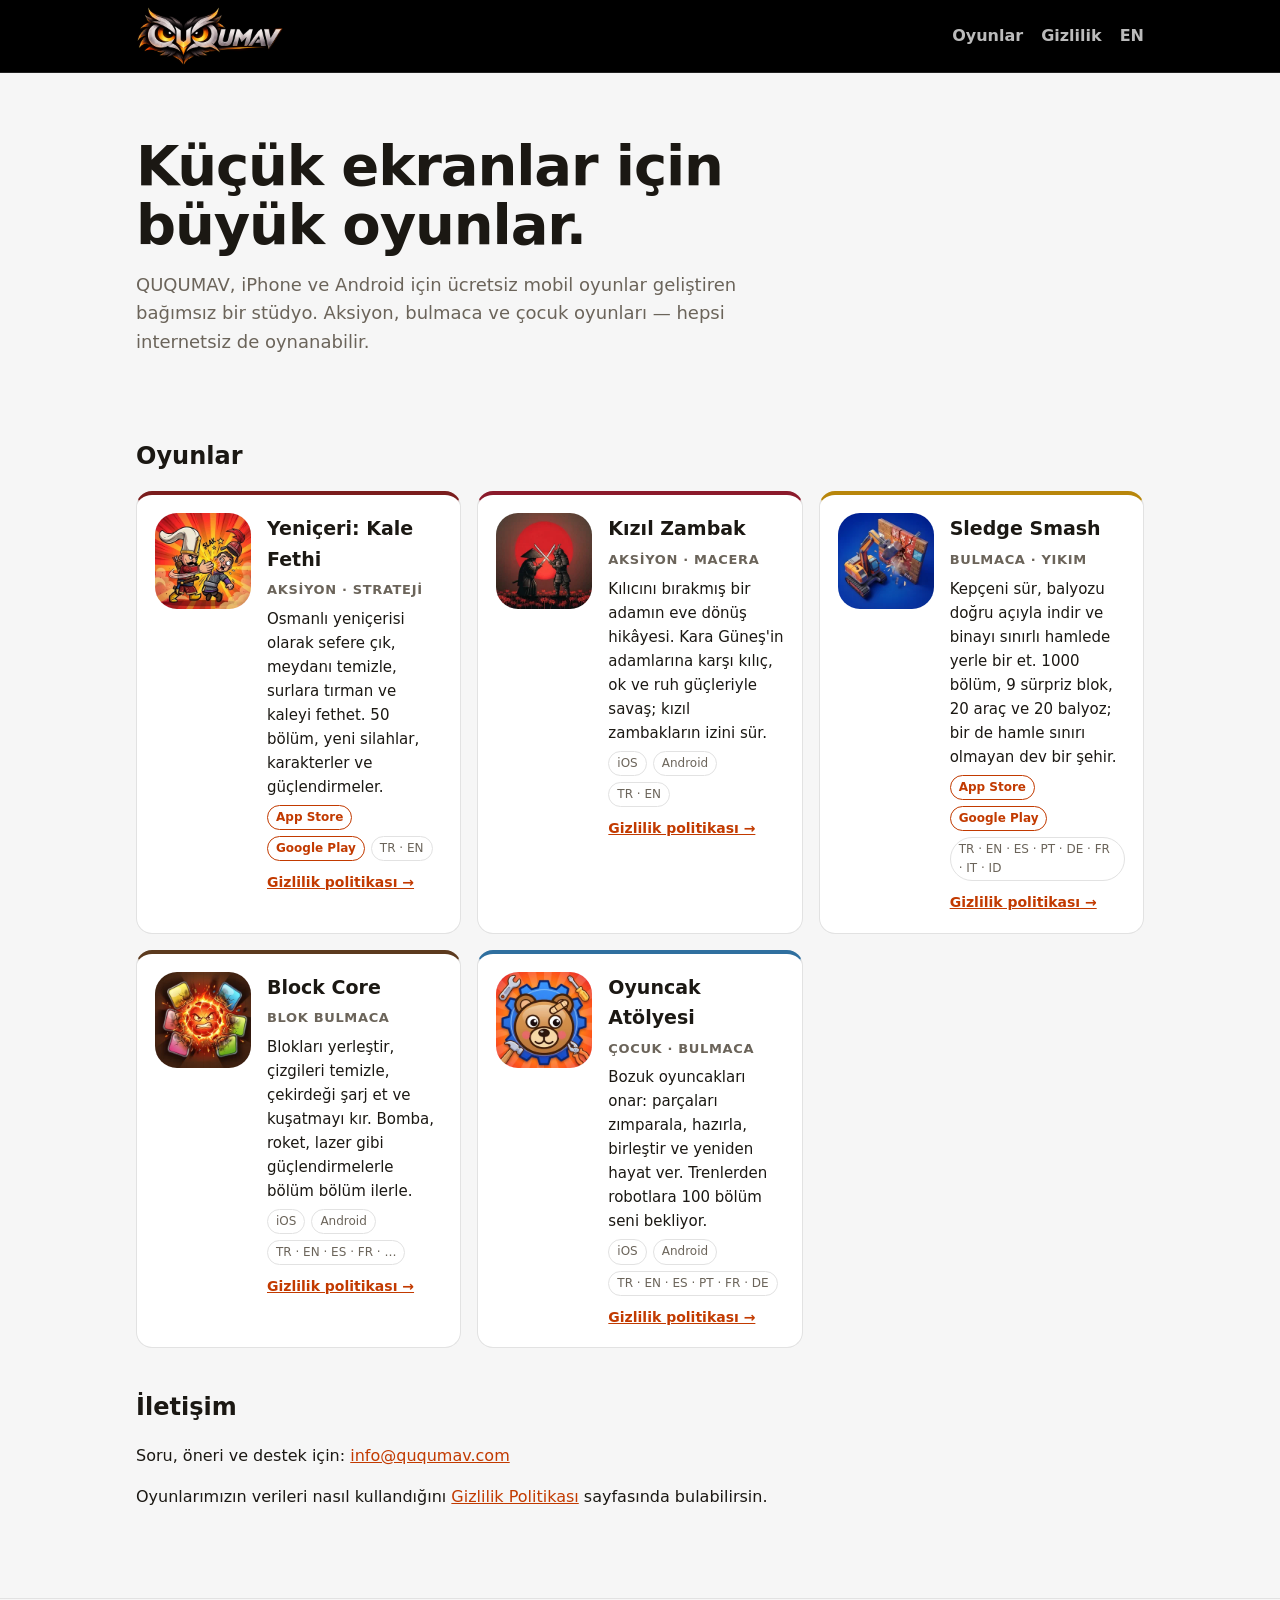
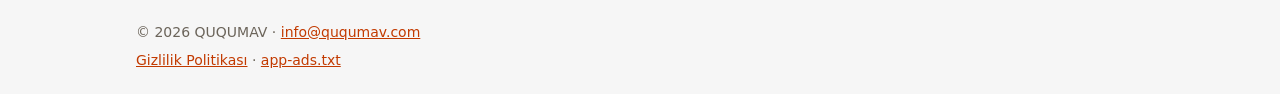
<file: index.html>
<!doctype html>
<html lang="tr">
<head>
<meta charset="utf-8">
<meta name="viewport" content="width=device-width,initial-scale=1">
<title>QUQUMAV — Mobil Oyunlar</title>
<meta name="description" content="QUQUMAV&#x27;ın iOS ve Android için geliştirdiği mobil oyunlar: Yeniçeri, Kızıl Zambak, Sledge Smash, Block Core ve Oyuncak Atölyesi.">
<link rel="icon" href="favicon.ico" sizes="any">
<link rel="icon" href="favicon-32.png" type="image/png" sizes="32x32">
<link rel="apple-touch-icon" href="apple-touch-icon.png">
<meta name="theme-color" content="#000000">
<link rel="stylesheet" href="style.css">
</head>
<body>
<header class="top"><div class="wrap">
<a class="brand" href="index.html"><img src="img/logo.png" alt="QUQUMAV" width="148" height="60"></a>
<nav><a href="index.html#oyunlar">Oyunlar</a><a href="gizlilik/index.html">Gizlilik</a><a href="en/index.html" lang="en">EN</a></nav>
</div></header>
<main class="wrap">
<section class="hero">
<h1>Küçük ekranlar için<br>büyük oyunlar.</h1>
<p>QUQUMAV, iPhone ve Android için ücretsiz mobil oyunlar geliştiren bağımsız bir stüdyo. Aksiyon, bulmaca ve çocuk oyunları — hepsi internetsiz de oynanabilir.</p>
</section>
<section id="oyunlar">
<h2>Oyunlar</h2>
<div class="grid">
<article class="card" style="--accent:#7a1d1d">
<img class="icon" src="img/yeniceri.webp" alt="Yeniçeri: Kale Fethi" width="96" height="96" loading="lazy">
<div class="info">
<h3>Yeniçeri: Kale Fethi</h3>
<p class="genre">Aksiyon · Strateji</p>
<p>Osmanlı yeniçerisi olarak sefere çık, meydanı temizle, surlara tırman ve kaleyi fethet. 50 bölüm, yeni silahlar, karakterler ve güçlendirmeler.</p>
<p class="meta"><a href="https://apps.apple.com/tr/app/yeni%C3%A7eri-kale-fethi/id6816697161?l=tr">App Store</a><a href="https://play.google.com/store/apps/details?id=com.ququmav.yeniceri">Google Play</a><span>TR · EN</span></p>
<a class="link" href="gizlilik/yeniceri.html">Gizlilik politikası →</a>
</div>
</article>
<article class="card" style="--accent:#8b1a2b">
<img class="icon" src="img/kizil-zambak.webp" alt="Kızıl Zambak" width="96" height="96" loading="lazy">
<div class="info">
<h3>Kızıl Zambak</h3>
<p class="genre">Aksiyon · Macera</p>
<p>Kılıcını bırakmış bir adamın eve dönüş hikâyesi. Kara Güneş&#x27;in adamlarına karşı kılıç, ok ve ruh güçleriyle savaş; kızıl zambakların izini sür.</p>
<p class="meta"><span>iOS</span><span>Android</span><span>TR · EN</span></p>
<a class="link" href="gizlilik/kizil-zambak.html">Gizlilik politikası →</a>
</div>
</article>
<article class="card" style="--accent:#b8860b">
<img class="icon" src="img/sledge-smash.webp" alt="Sledge Smash" width="96" height="96" loading="lazy">
<div class="info">
<h3>Sledge Smash</h3>
<p class="genre">Bulmaca · Yıkım</p>
<p>Kepçeni sür, balyozu doğru açıyla indir ve binayı sınırlı hamlede yerle bir et. 1000 bölüm, 9 sürpriz blok, 20 araç ve 20 balyoz; bir de hamle sınırı olmayan dev bir şehir.</p>
<p class="meta"><a href="https://apps.apple.com/tr/app/sledge-smash/id6818124188">App Store</a><a href="https://play.google.com/store/apps/details?id=com.ququmav.sledgesmash">Google Play</a><span>TR · EN · ES · PT · DE · FR · IT · ID</span></p>
<a class="link" href="gizlilik/sledge-smash.html">Gizlilik politikası →</a>
</div>
</article>
<article class="card" style="--accent:#5c3a1e">
<img class="icon" src="img/block-core.webp" alt="Block Core" width="96" height="96" loading="lazy">
<div class="info">
<h3>Block Core</h3>
<p class="genre">Blok Bulmaca</p>
<p>Blokları yerleştir, çizgileri temizle, çekirdeği şarj et ve kuşatmayı kır. Bomba, roket, lazer gibi güçlendirmelerle bölüm bölüm ilerle.</p>
<p class="meta"><span>iOS</span><span>Android</span><span>TR · EN · ES · FR · …</span></p>
<a class="link" href="gizlilik/block-core.html">Gizlilik politikası →</a>
</div>
</article>
<article class="card" style="--accent:#2f6f9f">
<img class="icon" src="img/oyuncak-atolyesi.webp" alt="Oyuncak Atölyesi" width="96" height="96" loading="lazy">
<div class="info">
<h3>Oyuncak Atölyesi</h3>
<p class="genre">Çocuk · Bulmaca</p>
<p>Bozuk oyuncakları onar: parçaları zımparala, hazırla, birleştir ve yeniden hayat ver. Trenlerden robotlara 100 bölüm seni bekliyor.</p>
<p class="meta"><span>iOS</span><span>Android</span><span>TR · EN · ES · PT · FR · DE</span></p>
<a class="link" href="gizlilik/oyuncak-atolyesi.html">Gizlilik politikası →</a>
</div>
</article>
</div>
</section>
<section class="about">
<h2>İletişim</h2>
<p>Soru, öneri ve destek için: <a href="mailto:info@ququmav.com">info@ququmav.com</a></p>
<p>Oyunlarımızın verileri nasıl kullandığını <a href="gizlilik/index.html">Gizlilik Politikası</a> sayfasında bulabilirsin.</p>
</section>
</main>
<footer class="foot"><div class="wrap">
<p>© 2026 QUQUMAV · <a href="mailto:info@ququmav.com">info@ququmav.com</a></p>
<p><a href="gizlilik/index.html">Gizlilik Politikası</a> · <a href="app-ads.txt">app-ads.txt</a></p>
</div></footer>
</body>
</html>
</file>
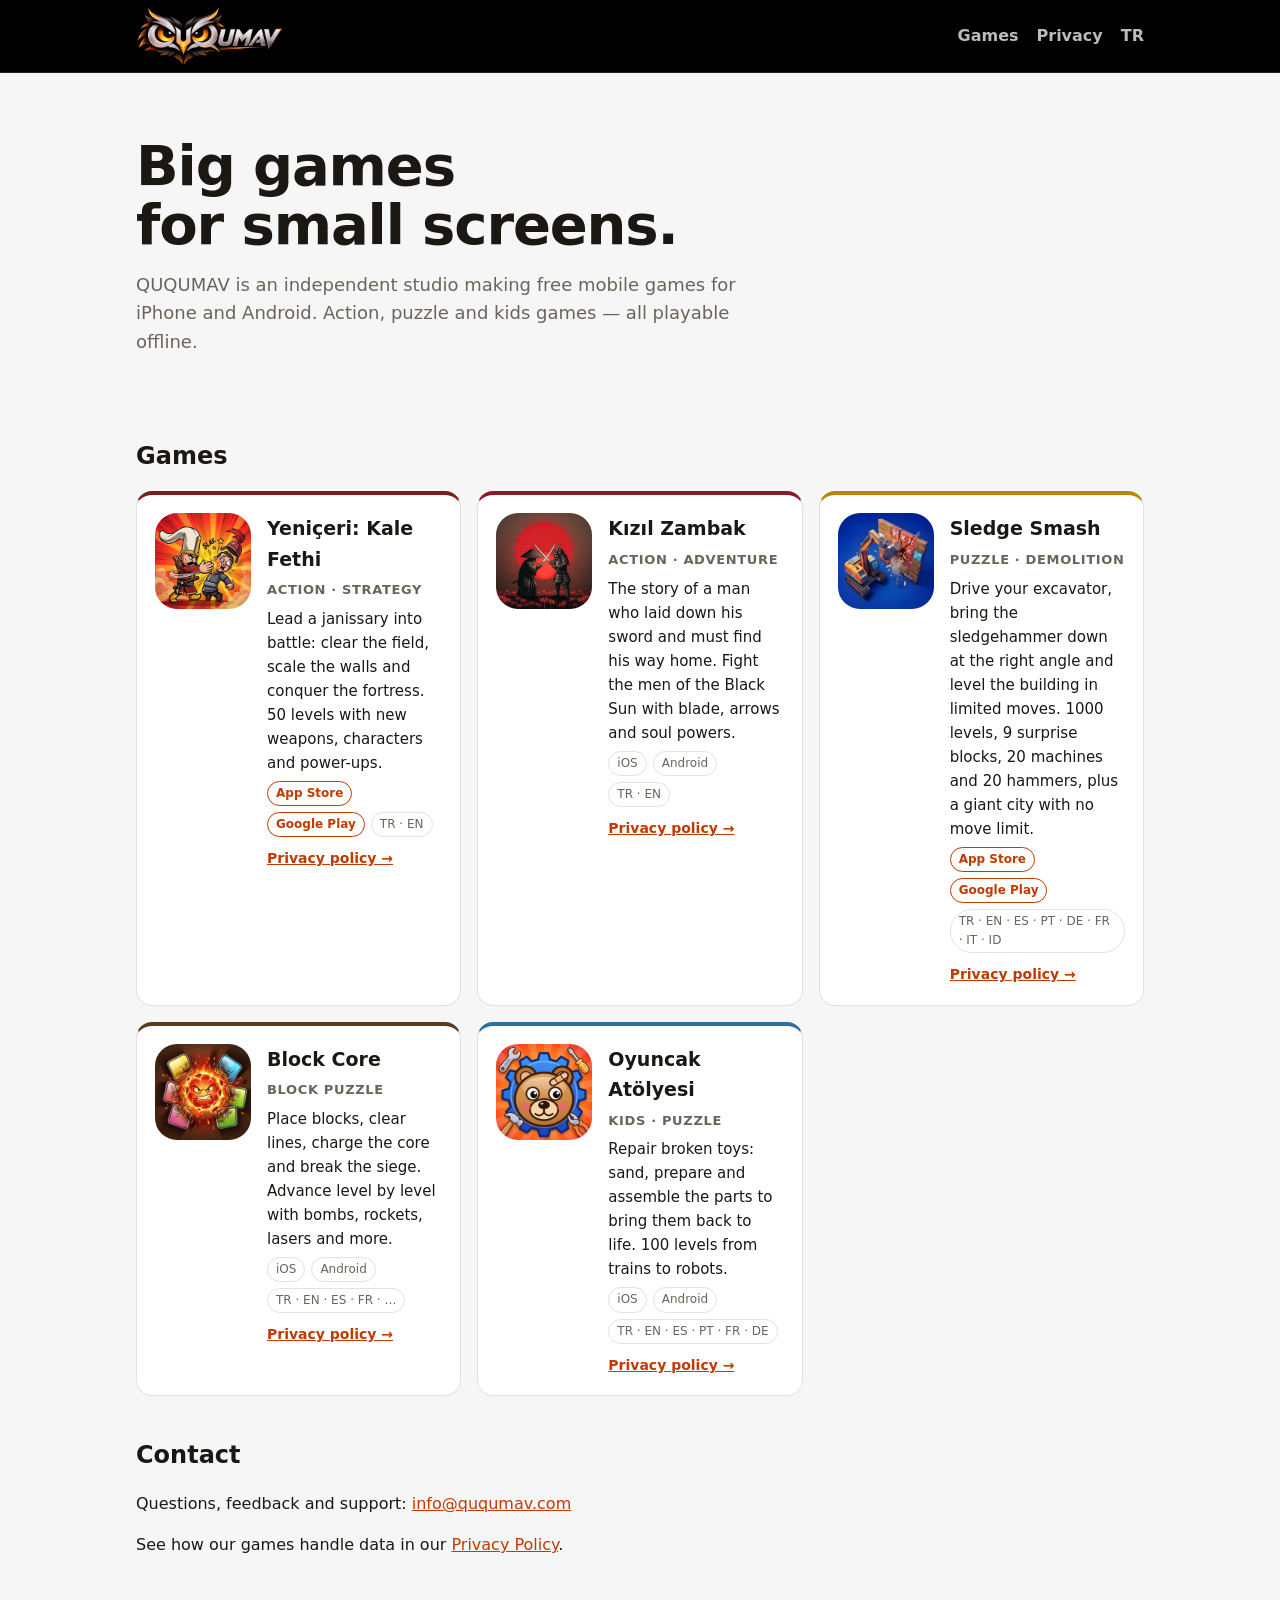
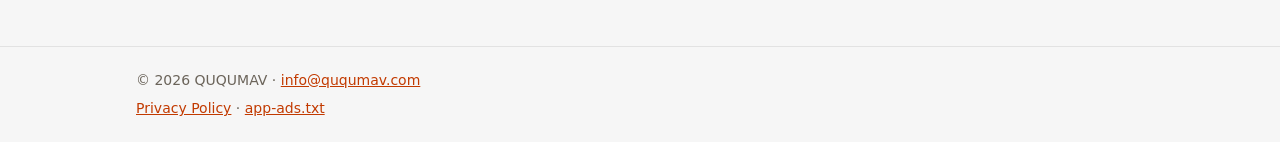
<file: en/index.html>
<!doctype html>
<html lang="en">
<head>
<meta charset="utf-8">
<meta name="viewport" content="width=device-width,initial-scale=1">
<title>QUQUMAV — Mobile Games</title>
<meta name="description" content="Mobile games for iOS and Android by QUQUMAV: Yeniçeri, Kızıl Zambak, Sledge Smash, Block Core and Toy Workshop.">
<link rel="icon" href="../favicon.ico" sizes="any">
<link rel="icon" href="../favicon-32.png" type="image/png" sizes="32x32">
<link rel="apple-touch-icon" href="../apple-touch-icon.png">
<meta name="theme-color" content="#000000">
<link rel="stylesheet" href="../style.css">
</head>
<body>
<header class="top"><div class="wrap">
<a class="brand" href="../en/index.html"><img src="../img/logo.png" alt="QUQUMAV" width="148" height="60"></a>
<nav><a href="../en/index.html#games">Games</a><a href="../gizlilik/index.html#en">Privacy</a><a href="../index.html" lang="tr">TR</a></nav>
</div></header>
<main class="wrap">
<section class="hero">
<h1>Big games<br>for small screens.</h1>
<p>QUQUMAV is an independent studio making free mobile games for iPhone and Android. Action, puzzle and kids games — all playable offline.</p>
</section>
<section id="games">
<h2>Games</h2>
<div class="grid">
<article class="card" style="--accent:#7a1d1d">
<img class="icon" src="../img/yeniceri.webp" alt="Yeniçeri: Kale Fethi" width="96" height="96" loading="lazy">
<div class="info">
<h3>Yeniçeri: Kale Fethi</h3>
<p class="genre">Action · Strategy</p>
<p>Lead a janissary into battle: clear the field, scale the walls and conquer the fortress. 50 levels with new weapons, characters and power-ups.</p>
<p class="meta"><a href="https://apps.apple.com/app/yeni%C3%A7eri-kale-fethi/id6816697161">App Store</a><a href="https://play.google.com/store/apps/details?id=com.ququmav.yeniceri">Google Play</a><span>TR · EN</span></p>
<a class="link" href="../gizlilik/yeniceri.html#en">Privacy policy →</a>
</div>
</article>
<article class="card" style="--accent:#8b1a2b">
<img class="icon" src="../img/kizil-zambak.webp" alt="Kızıl Zambak" width="96" height="96" loading="lazy">
<div class="info">
<h3>Kızıl Zambak</h3>
<p class="genre">Action · Adventure</p>
<p>The story of a man who laid down his sword and must find his way home. Fight the men of the Black Sun with blade, arrows and soul powers.</p>
<p class="meta"><span>iOS</span><span>Android</span><span>TR · EN</span></p>
<a class="link" href="../gizlilik/kizil-zambak.html#en">Privacy policy →</a>
</div>
</article>
<article class="card" style="--accent:#b8860b">
<img class="icon" src="../img/sledge-smash.webp" alt="Sledge Smash" width="96" height="96" loading="lazy">
<div class="info">
<h3>Sledge Smash</h3>
<p class="genre">Puzzle · Demolition</p>
<p>Drive your excavator, bring the sledgehammer down at the right angle and level the building in limited moves. 1000 levels, 9 surprise blocks, 20 machines and 20 hammers, plus a giant city with no move limit.</p>
<p class="meta"><a href="https://apps.apple.com/app/sledge-smash/id6818124188">App Store</a><a href="https://play.google.com/store/apps/details?id=com.ququmav.sledgesmash">Google Play</a><span>TR · EN · ES · PT · DE · FR · IT · ID</span></p>
<a class="link" href="../gizlilik/sledge-smash.html#en">Privacy policy →</a>
</div>
</article>
<article class="card" style="--accent:#5c3a1e">
<img class="icon" src="../img/block-core.webp" alt="Block Core" width="96" height="96" loading="lazy">
<div class="info">
<h3>Block Core</h3>
<p class="genre">Block Puzzle</p>
<p>Place blocks, clear lines, charge the core and break the siege. Advance level by level with bombs, rockets, lasers and more.</p>
<p class="meta"><span>iOS</span><span>Android</span><span>TR · EN · ES · FR · …</span></p>
<a class="link" href="../gizlilik/block-core.html#en">Privacy policy →</a>
</div>
</article>
<article class="card" style="--accent:#2f6f9f">
<img class="icon" src="../img/oyuncak-atolyesi.webp" alt="Oyuncak Atölyesi" width="96" height="96" loading="lazy">
<div class="info">
<h3>Oyuncak Atölyesi</h3>
<p class="genre">Kids · Puzzle</p>
<p>Repair broken toys: sand, prepare and assemble the parts to bring them back to life. 100 levels from trains to robots.</p>
<p class="meta"><span>iOS</span><span>Android</span><span>TR · EN · ES · PT · FR · DE</span></p>
<a class="link" href="../gizlilik/oyuncak-atolyesi.html#en">Privacy policy →</a>
</div>
</article>
</div>
</section>
<section class="about">
<h2>Contact</h2>
<p>Questions, feedback and support: <a href="mailto:info@ququmav.com">info@ququmav.com</a></p>
<p>See how our games handle data in our <a href="../gizlilik/index.html#en">Privacy Policy</a>.</p>
</section>
</main>
<footer class="foot"><div class="wrap">
<p>© 2026 QUQUMAV · <a href="mailto:info@ququmav.com">info@ququmav.com</a></p>
<p><a href="../gizlilik/index.html#en">Privacy Policy</a> · <a href="../app-ads.txt">app-ads.txt</a></p>
</div></footer>
</body>
</html>
</file>
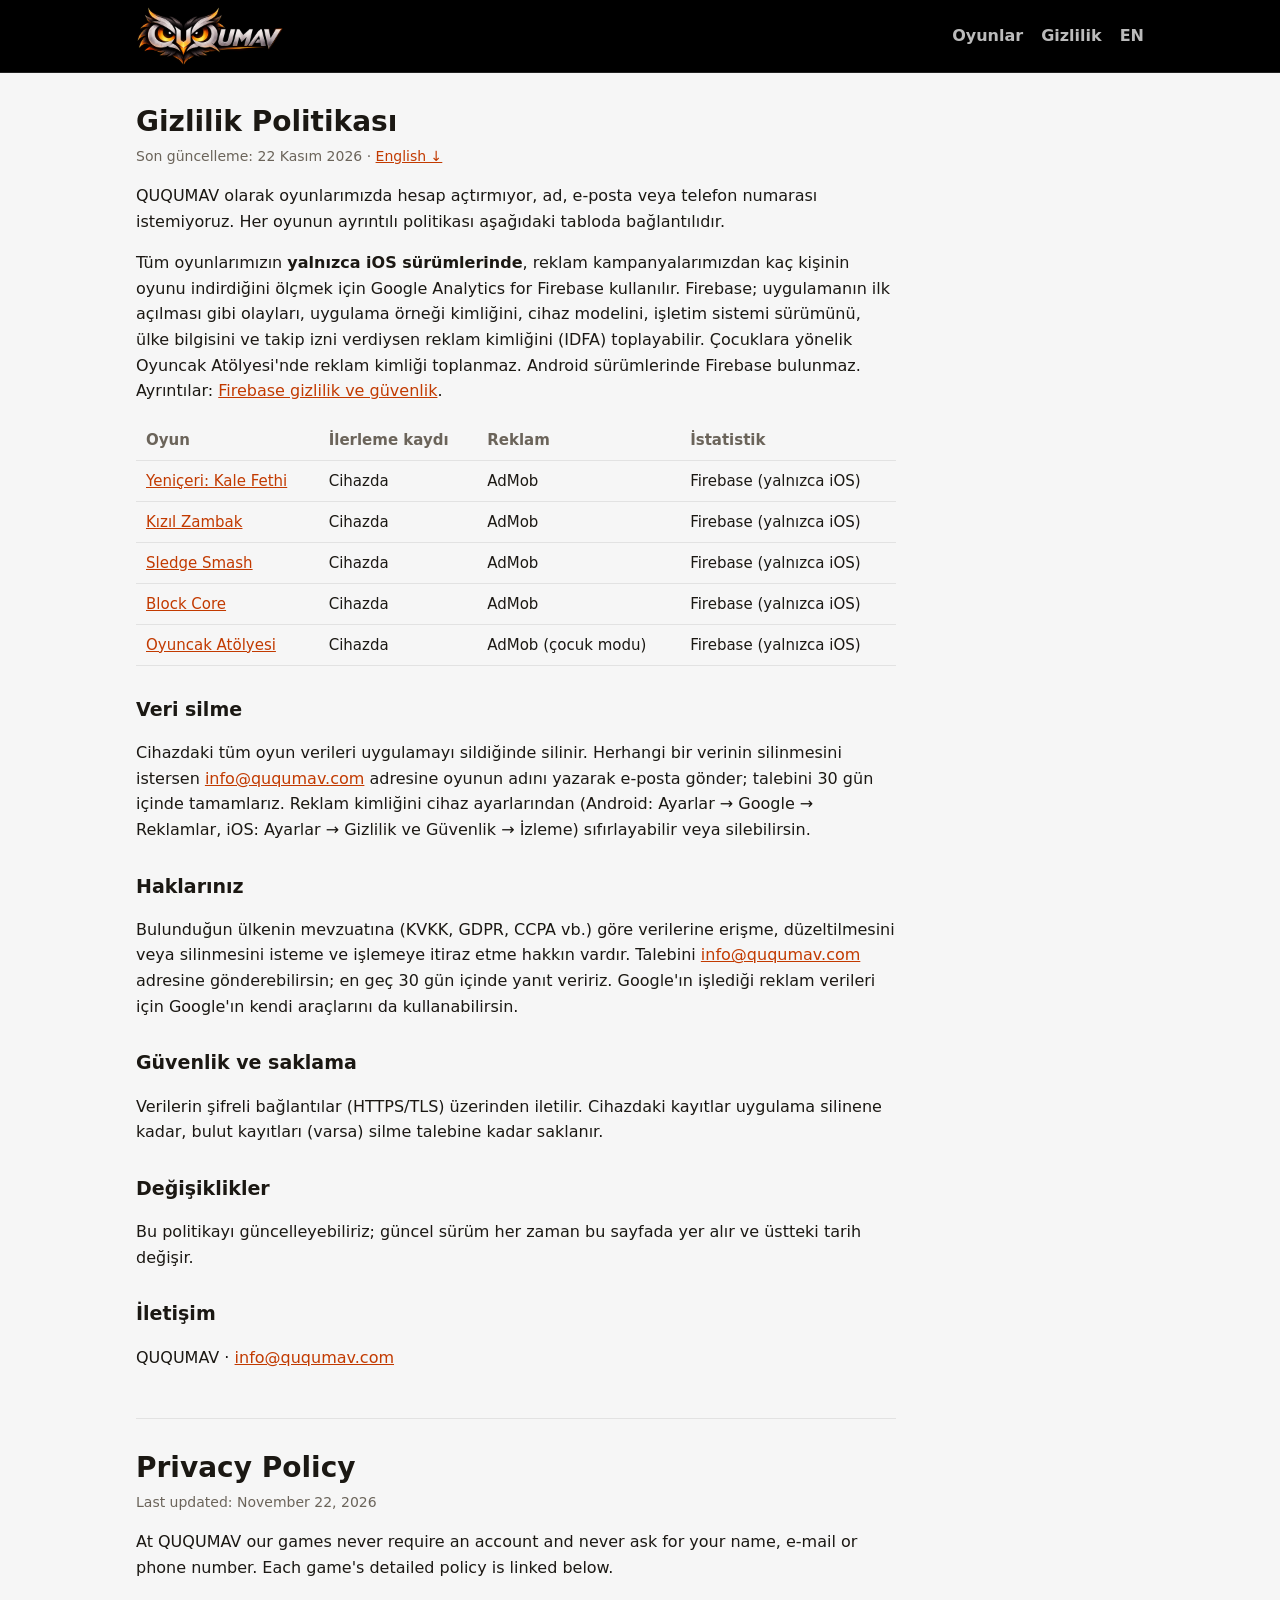
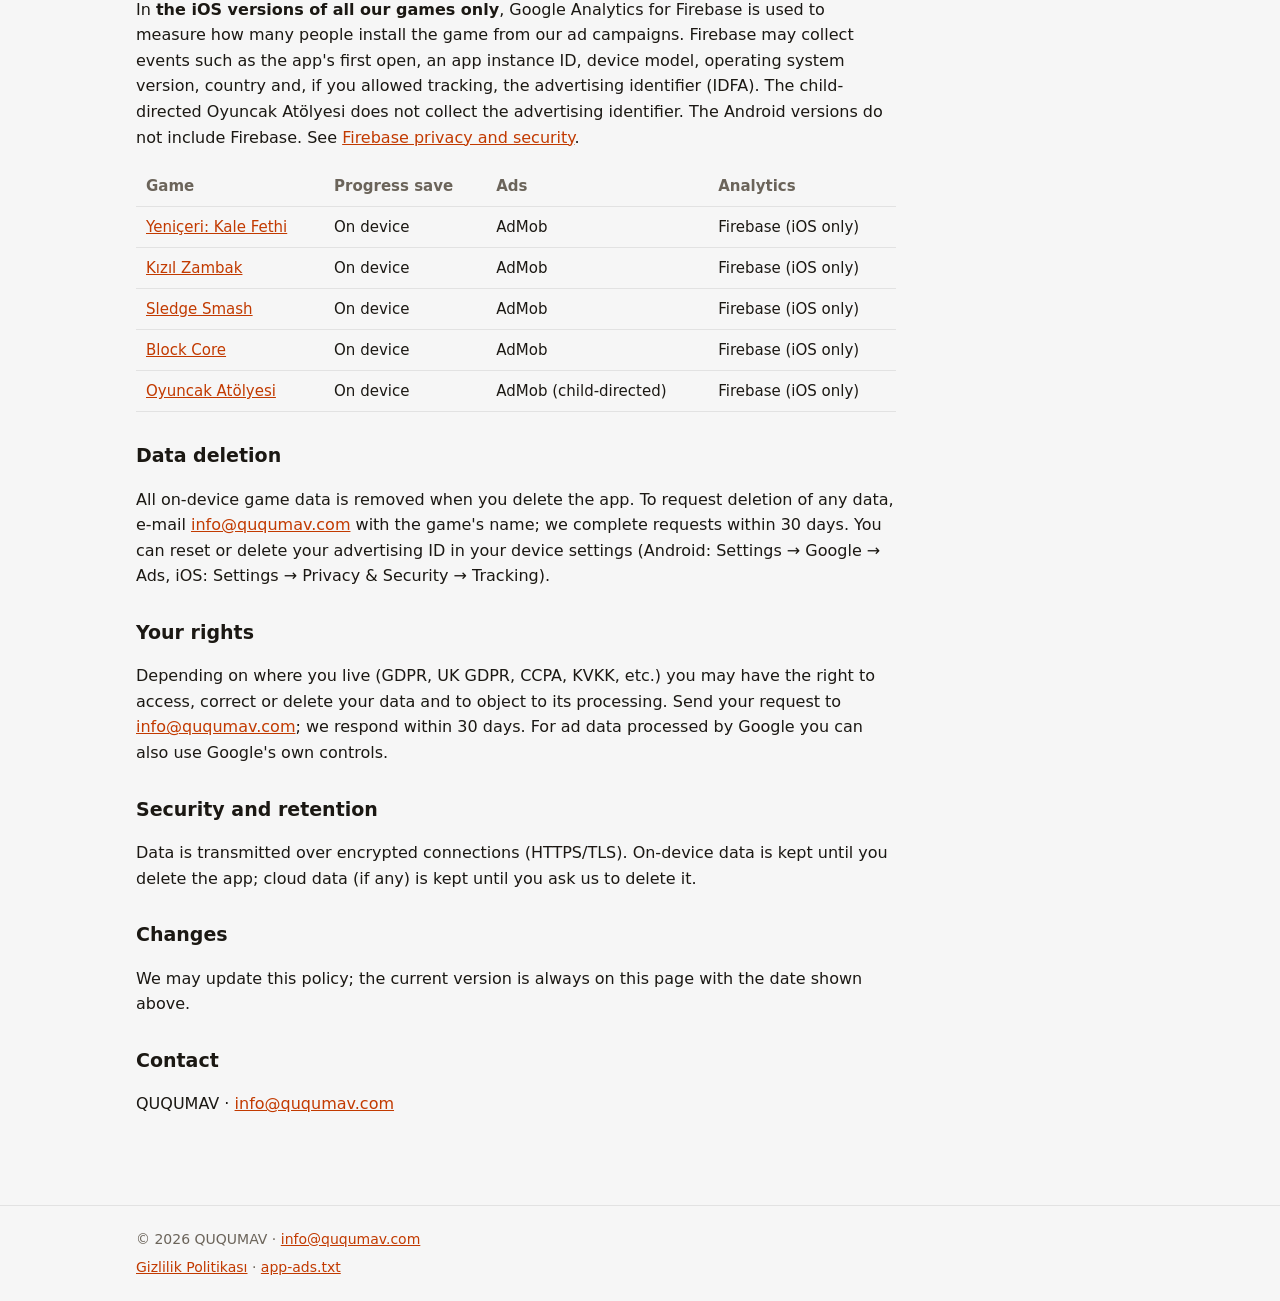
<file: gizlilik/index.html>
<!doctype html>
<html lang="tr">
<head>
<meta charset="utf-8">
<meta name="viewport" content="width=device-width,initial-scale=1">
<title>Gizlilik Politikası / Privacy Policy — QUQUMAV</title>
<meta name="description" content="QUQUMAV oyunlarının gizlilik politikası ve veri silme talimatları.">
<link rel="icon" href="../favicon.ico" sizes="any">
<link rel="icon" href="../favicon-32.png" type="image/png" sizes="32x32">
<link rel="apple-touch-icon" href="../apple-touch-icon.png">
<meta name="theme-color" content="#000000">
<link rel="stylesheet" href="../style.css">
</head>
<body>
<header class="top"><div class="wrap">
<a class="brand" href="../index.html"><img src="../img/logo.png" alt="QUQUMAV" width="148" height="60"></a>
<nav><a href="../index.html#oyunlar">Oyunlar</a><a href="../gizlilik/index.html">Gizlilik</a><a href="../en/index.html" lang="en">EN</a></nav>
</div></header>
<main class="wrap">
<article class="doc">
<h1>Gizlilik Politikası</h1>
<p class="muted">Son güncelleme: 22 Kasım 2026 · <a href="#en">English ↓</a></p>
<p>QUQUMAV olarak oyunlarımızda hesap açtırmıyor, ad, e-posta veya telefon numarası istemiyoruz. Her oyunun ayrıntılı politikası aşağıdaki tabloda bağlantılıdır.</p>
<p>Tüm oyunlarımızın <b>yalnızca iOS sürümlerinde</b>, reklam kampanyalarımızdan kaç kişinin oyunu indirdiğini ölçmek için Google Analytics for Firebase kullanılır. Firebase; uygulamanın ilk açılması gibi olayları, uygulama örneği kimliğini, cihaz modelini, işletim sistemi sürümünü, ülke bilgisini ve takip izni verdiysen reklam kimliğini (IDFA) toplayabilir. Çocuklara yönelik Oyuncak Atölyesi'nde reklam kimliği toplanmaz. Android sürümlerinde Firebase bulunmaz. Ayrıntılar: <a href="https://firebase.google.com/support/privacy">Firebase gizlilik ve güvenlik</a>.</p>
<div class="tablewrap"><table>
<thead><tr><th>Oyun</th><th>İlerleme kaydı</th><th>Reklam</th><th>İstatistik</th></tr></thead>
<tbody>
<tr><td><a href="yeniceri.html">Yeniçeri: Kale Fethi</a></td><td>Cihazda</td><td>AdMob</td><td>Firebase (yalnızca iOS)</td></tr>
<tr><td><a href="kizil-zambak.html">Kızıl Zambak</a></td><td>Cihazda</td><td>AdMob</td><td>Firebase (yalnızca iOS)</td></tr>
<tr><td><a href="sledge-smash.html">Sledge Smash</a></td><td>Cihazda</td><td>AdMob</td><td>Firebase (yalnızca iOS)</td></tr>
<tr><td><a href="block-core.html">Block Core</a></td><td>Cihazda</td><td>AdMob</td><td>Firebase (yalnızca iOS)</td></tr>
<tr><td><a href="oyuncak-atolyesi.html">Oyuncak Atölyesi</a></td><td>Cihazda</td><td>AdMob (çocuk modu)</td><td>Firebase (yalnızca iOS)</td></tr>
</tbody></table></div>
<h2 id="veri-silme">Veri silme</h2>
<p>Cihazdaki tüm oyun verileri uygulamayı sildiğinde silinir. Herhangi bir verinin silinmesini istersen <a href="mailto:info@ququmav.com?subject=Veri%20silme%20talebi">info@ququmav.com</a> adresine oyunun adını yazarak e-posta gönder; talebini 30 gün içinde tamamlarız. Reklam kimliğini cihaz ayarlarından (Android: Ayarlar → Google → Reklamlar, iOS: Ayarlar → Gizlilik ve Güvenlik → İzleme) sıfırlayabilir veya silebilirsin.</p>
<h2>Haklarınız</h2>
<p>Bulunduğun ülkenin mevzuatına (KVKK, GDPR, CCPA vb.) göre verilerine erişme, düzeltilmesini veya silinmesini isteme ve işlemeye itiraz etme hakkın vardır. Talebini <a href="mailto:info@ququmav.com">info@ququmav.com</a> adresine gönderebilirsin; en geç 30 gün içinde yanıt veririz. Google'ın işlediği reklam verileri için Google'ın kendi araçlarını da kullanabilirsin.</p>
<h2>Güvenlik ve saklama</h2>
<p>Verilerin şifreli bağlantılar (HTTPS/TLS) üzerinden iletilir. Cihazdaki kayıtlar uygulama silinene kadar, bulut kayıtları (varsa) silme talebine kadar saklanır.</p>
<h2>Değişiklikler</h2>
<p>Bu politikayı güncelleyebiliriz; güncel sürüm her zaman bu sayfada yer alır ve üstteki tarih değişir.</p>
<h2>İletişim</h2>
<p>QUQUMAV · <a href="mailto:info@ququmav.com">info@ququmav.com</a></p>
<hr id="en">
<h1>Privacy Policy</h1>
<p class="muted">Last updated: November 22, 2026</p>
<p>At QUQUMAV our games never require an account and never ask for your name, e-mail or phone number. Each game's detailed policy is linked below.</p>
<p>In <b>the iOS versions of all our games only</b>, Google Analytics for Firebase is used to measure how many people install the game from our ad campaigns. Firebase may collect events such as the app's first open, an app instance ID, device model, operating system version, country and, if you allowed tracking, the advertising identifier (IDFA). The child-directed Oyuncak Atölyesi does not collect the advertising identifier. The Android versions do not include Firebase. See <a href="https://firebase.google.com/support/privacy">Firebase privacy and security</a>.</p>
<div class="tablewrap"><table>
<thead><tr><th>Game</th><th>Progress save</th><th>Ads</th><th>Analytics</th></tr></thead>
<tbody>
<tr><td><a href="yeniceri.html#en">Yeniçeri: Kale Fethi</a></td><td>On device</td><td>AdMob</td><td>Firebase (iOS only)</td></tr>
<tr><td><a href="kizil-zambak.html#en">Kızıl Zambak</a></td><td>On device</td><td>AdMob</td><td>Firebase (iOS only)</td></tr>
<tr><td><a href="sledge-smash.html#en">Sledge Smash</a></td><td>On device</td><td>AdMob</td><td>Firebase (iOS only)</td></tr>
<tr><td><a href="block-core.html#en">Block Core</a></td><td>On device</td><td>AdMob</td><td>Firebase (iOS only)</td></tr>
<tr><td><a href="oyuncak-atolyesi.html#en">Oyuncak Atölyesi</a></td><td>On device</td><td>AdMob (child-directed)</td><td>Firebase (iOS only)</td></tr>
</tbody></table></div>
<h2 id="data-deletion">Data deletion</h2>
<p>All on-device game data is removed when you delete the app. To request deletion of any data, e-mail <a href="mailto:info@ququmav.com?subject=Data%20deletion%20request">info@ququmav.com</a> with the game's name; we complete requests within 30 days. You can reset or delete your advertising ID in your device settings (Android: Settings → Google → Ads, iOS: Settings → Privacy &amp; Security → Tracking).</p>
<h2>Your rights</h2>
<p>Depending on where you live (GDPR, UK GDPR, CCPA, KVKK, etc.) you may have the right to access, correct or delete your data and to object to its processing. Send your request to <a href="mailto:info@ququmav.com">info@ququmav.com</a>; we respond within 30 days. For ad data processed by Google you can also use Google's own controls.</p>
<h2>Security and retention</h2>
<p>Data is transmitted over encrypted connections (HTTPS/TLS). On-device data is kept until you delete the app; cloud data (if any) is kept until you ask us to delete it.</p>
<h2>Changes</h2>
<p>We may update this policy; the current version is always on this page with the date shown above.</p>
<h2>Contact</h2>
<p>QUQUMAV · <a href="mailto:info@ququmav.com">info@ququmav.com</a></p>
</article>
</main>
<footer class="foot"><div class="wrap">
<p>© 2026 QUQUMAV · <a href="mailto:info@ququmav.com">info@ququmav.com</a></p>
<p><a href="../gizlilik/index.html">Gizlilik Politikası</a> · <a href="../app-ads.txt">app-ads.txt</a></p>
</div></footer>
</body>
</html>
</file>
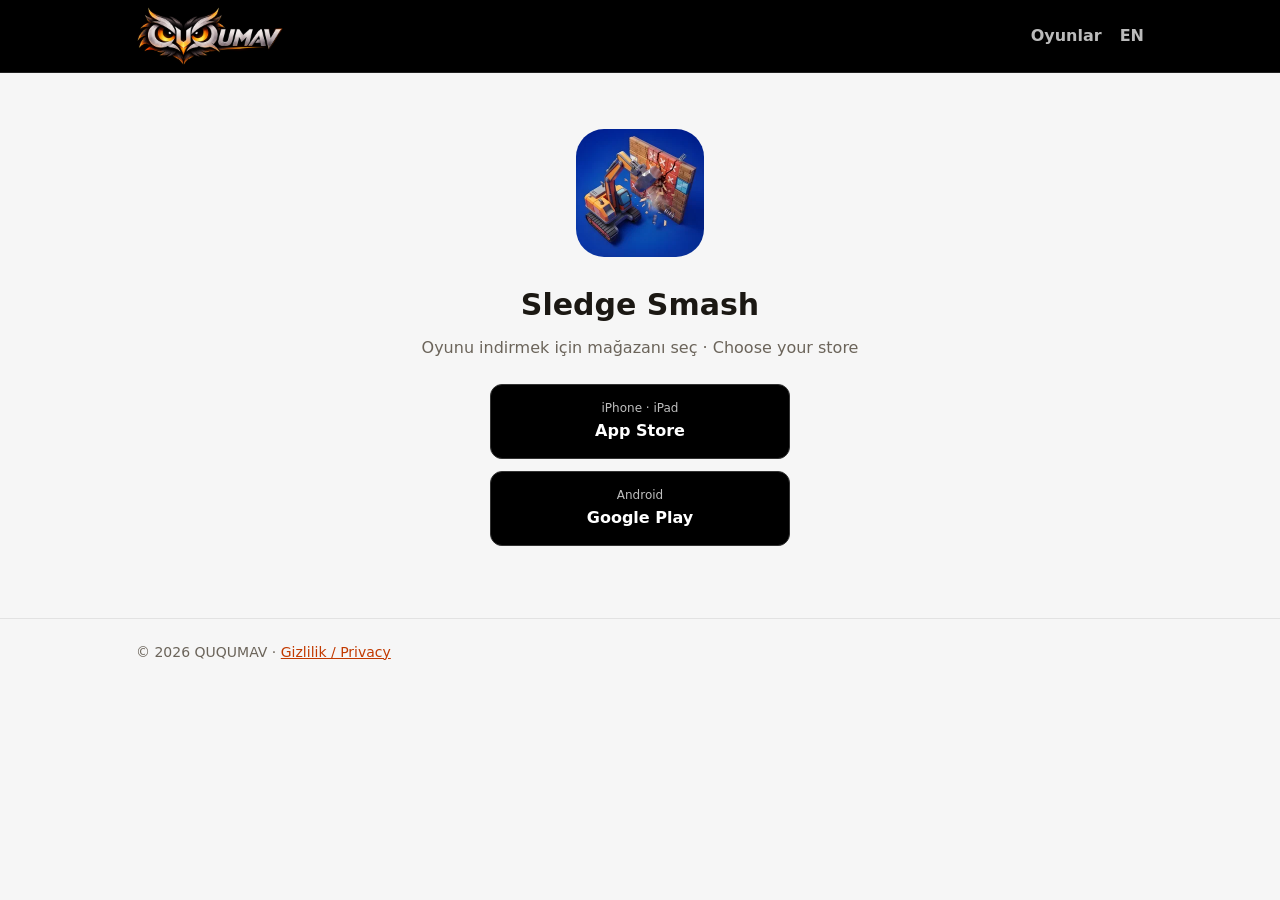
<file: sledge-smash/index.html>
<!doctype html>
<html lang="tr">
<head>
<meta charset="utf-8">
<meta name="viewport" content="width=device-width,initial-scale=1">
<title>Sledge Smash — İndir / Download</title>
<meta name="description" content="Sledge Smash'i App Store veya Google Play'den indir. Download Sledge Smash on the App Store or Google Play.">
<link rel="icon" href="../favicon.ico" sizes="any">
<link rel="icon" href="../favicon-32.png" type="image/png" sizes="32x32">
<link rel="apple-touch-icon" href="../apple-touch-icon.png">
<meta name="theme-color" content="#000000">
<meta property="og:title" content="Sledge Smash">
<meta property="og:description" content="Kepçeni sür, balyozu indir, binayı yerle bir et! · Smash the building with your sledgehammer!">
<meta property="og:image" content="https://ququmav.com/img/sledge-smash.webp">
<script>
(function () {
  var IOS = "https://apps.apple.com/tr/app/sledge-smash/id6818124188";
  var ANDROID = "https://play.google.com/store/apps/details?id=com.ququmav.sledgesmash";
  var ua = navigator.userAgent || "";
  var isAndroid = /android/i.test(ua);
  // iPadOS 13+ kendini "Macintosh" olarak tanıtır; dokunmatik ekran ile ayırt edilir.
  var isIOS = /iPhone|iPad|iPod/i.test(ua) || (/Macintosh/.test(ua) && navigator.maxTouchPoints > 1);
  if (isAndroid) location.replace(ANDROID);
  else if (isIOS) location.replace(IOS);
})();
</script>
<link rel="stylesheet" href="../style.css">
<style>
.dl{max-width:520px;margin:0 auto;padding:56px 0 24px;text-align:center}
.dl img.app{width:128px;height:128px;border-radius:28px}
.dl h1{margin:16px 0 6px;font-size:30px}
.dl p{color:var(--muted);margin:0 0 24px}
.stores{display:flex;flex-direction:column;gap:12px;align-items:stretch;max-width:300px;margin:0 auto}
.store{display:block;padding:14px 18px;border-radius:12px;background:#000;color:#fff;text-decoration:none;font-weight:700;border:1px solid #333}
.store:hover{border-color:var(--brand)}
.store small{display:block;font-weight:500;font-size:12px;opacity:.75}
</style>
</head>
<body>
<header class="top"><div class="wrap">
<a class="brand" href="../index.html"><img src="../img/logo.png" alt="QUQUMAV" width="148" height="60"></a>
<nav><a href="../index.html#oyunlar">Oyunlar</a><a href="../en/index.html" lang="en">EN</a></nav>
</div></header>
<main class="wrap">
<section class="dl">
<img class="app" src="../img/sledge-smash.webp" alt="Sledge Smash" width="128" height="128">
<h1>Sledge Smash</h1>
<p>Oyunu indirmek için mağazanı seç · Choose your store</p>
<div class="stores">
<a class="store" href="https://apps.apple.com/tr/app/sledge-smash/id6818124188"><small>iPhone · iPad</small>App Store</a>
<a class="store" href="https://play.google.com/store/apps/details?id=com.ququmav.sledgesmash"><small>Android</small>Google Play</a>
</div>
</section>
</main>
<footer class="foot"><div class="wrap">
<p>© 2026 QUQUMAV · <a href="../gizlilik/sledge-smash.html">Gizlilik / Privacy</a></p>
</div></footer>
</body>
</html>
</file>
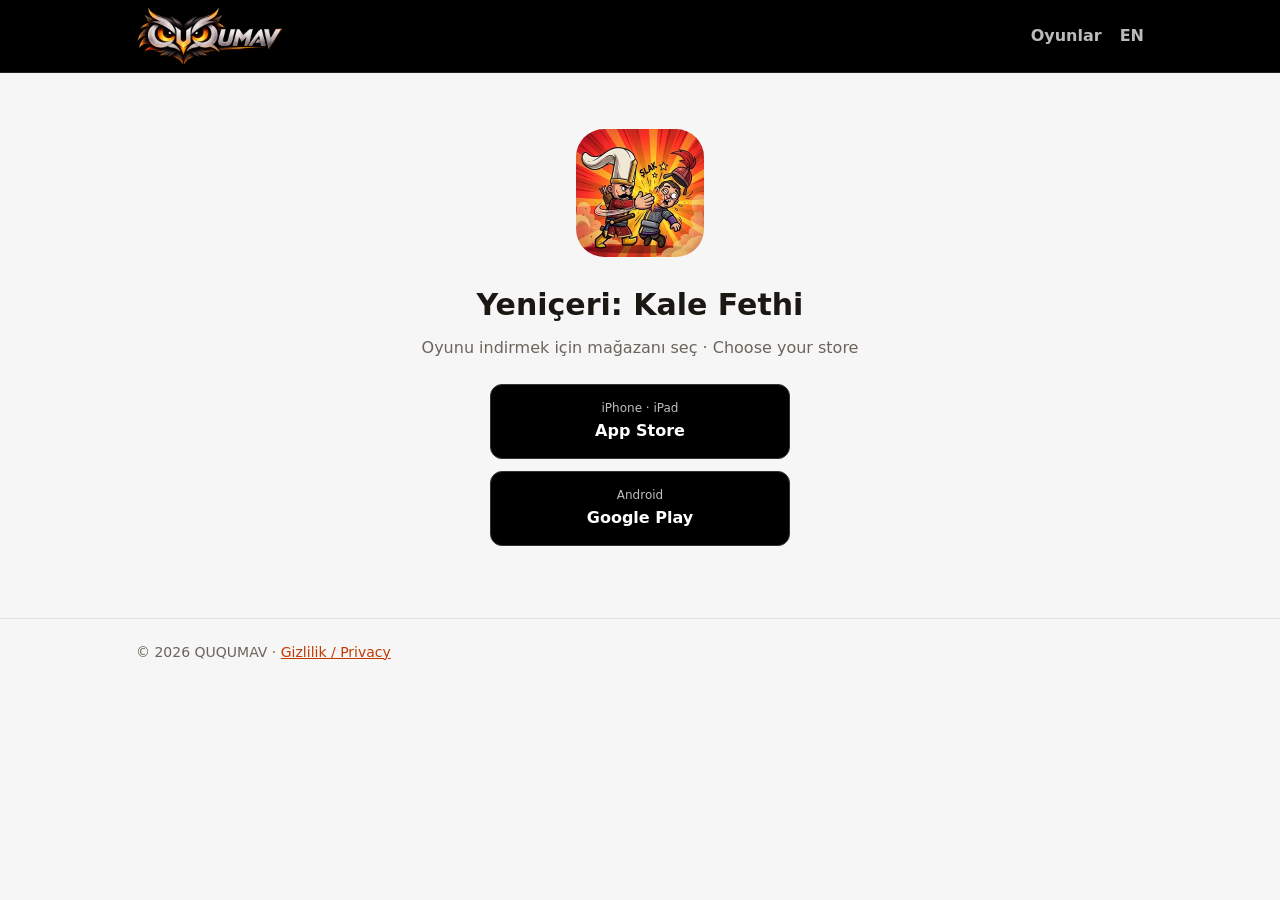
<file: yeniceri/index.html>
<!doctype html>
<html lang="tr">
<head>
<meta charset="utf-8">
<meta name="viewport" content="width=device-width,initial-scale=1">
<title>Yeniçeri: Kale Fethi — İndir / Download</title>
<meta name="description" content="Yeniçeri'yi App Store veya Google Play'den indir. Download Yeniçeri on the App Store or Google Play.">
<link rel="icon" href="../favicon.ico" sizes="any">
<link rel="icon" href="../favicon-32.png" type="image/png" sizes="32x32">
<link rel="apple-touch-icon" href="../apple-touch-icon.png">
<meta name="theme-color" content="#000000">
<meta property="og:title" content="Yeniçeri: Kale Fethi">
<meta property="og:description" content="Osmanlı yeniçerisi olarak sefere çık ve kaleyi fethet! · Lead the Janissary charge and conquer the castle!">
<meta property="og:image" content="https://ququmav.com/img/yeniceri.webp">
<script>
(function () {
  var IOS = "https://apps.apple.com/tr/app/yeni%C3%A7eri-kale-fethi/id6816697161?l=tr";
  var ANDROID = "https://play.google.com/store/apps/details?id=com.ququmav.yeniceri";
  var ua = navigator.userAgent || "";
  var isAndroid = /android/i.test(ua);
  // iPadOS 13+ kendini "Macintosh" olarak tanıtır; dokunmatik ekran ile ayırt edilir.
  var isIOS = /iPhone|iPad|iPod/i.test(ua) || (/Macintosh/.test(ua) && navigator.maxTouchPoints > 1);
  if (isAndroid) location.replace(ANDROID);
  else if (isIOS) location.replace(IOS);
})();
</script>
<link rel="stylesheet" href="../style.css">
<style>
.dl{max-width:520px;margin:0 auto;padding:56px 0 24px;text-align:center}
.dl img.app{width:128px;height:128px;border-radius:28px}
.dl h1{margin:16px 0 6px;font-size:30px}
.dl p{color:var(--muted);margin:0 0 24px}
.stores{display:flex;flex-direction:column;gap:12px;align-items:stretch;max-width:300px;margin:0 auto}
.store{display:block;padding:14px 18px;border-radius:12px;background:#000;color:#fff;text-decoration:none;font-weight:700;border:1px solid #333}
.store:hover{border-color:var(--brand)}
.store small{display:block;font-weight:500;font-size:12px;opacity:.75}
</style>
</head>
<body>
<header class="top"><div class="wrap">
<a class="brand" href="../index.html"><img src="../img/logo.png" alt="QUQUMAV" width="148" height="60"></a>
<nav><a href="../index.html#oyunlar">Oyunlar</a><a href="../en/index.html" lang="en">EN</a></nav>
</div></header>
<main class="wrap">
<section class="dl">
<img class="app" src="../img/yeniceri.webp" alt="Yeniçeri: Kale Fethi" width="128" height="128">
<h1>Yeniçeri: Kale Fethi</h1>
<p>Oyunu indirmek için mağazanı seç · Choose your store</p>
<div class="stores">
<a class="store" href="https://apps.apple.com/tr/app/yeni%C3%A7eri-kale-fethi/id6816697161?l=tr"><small>iPhone · iPad</small>App Store</a>
<a class="store" href="https://play.google.com/store/apps/details?id=com.ququmav.yeniceri"><small>Android</small>Google Play</a>
</div>
</section>
</main>
<footer class="foot"><div class="wrap">
<p>© 2026 QUQUMAV · <a href="../gizlilik/yeniceri.html">Gizlilik / Privacy</a></p>
</div></footer>
</body>
</html>
</file>
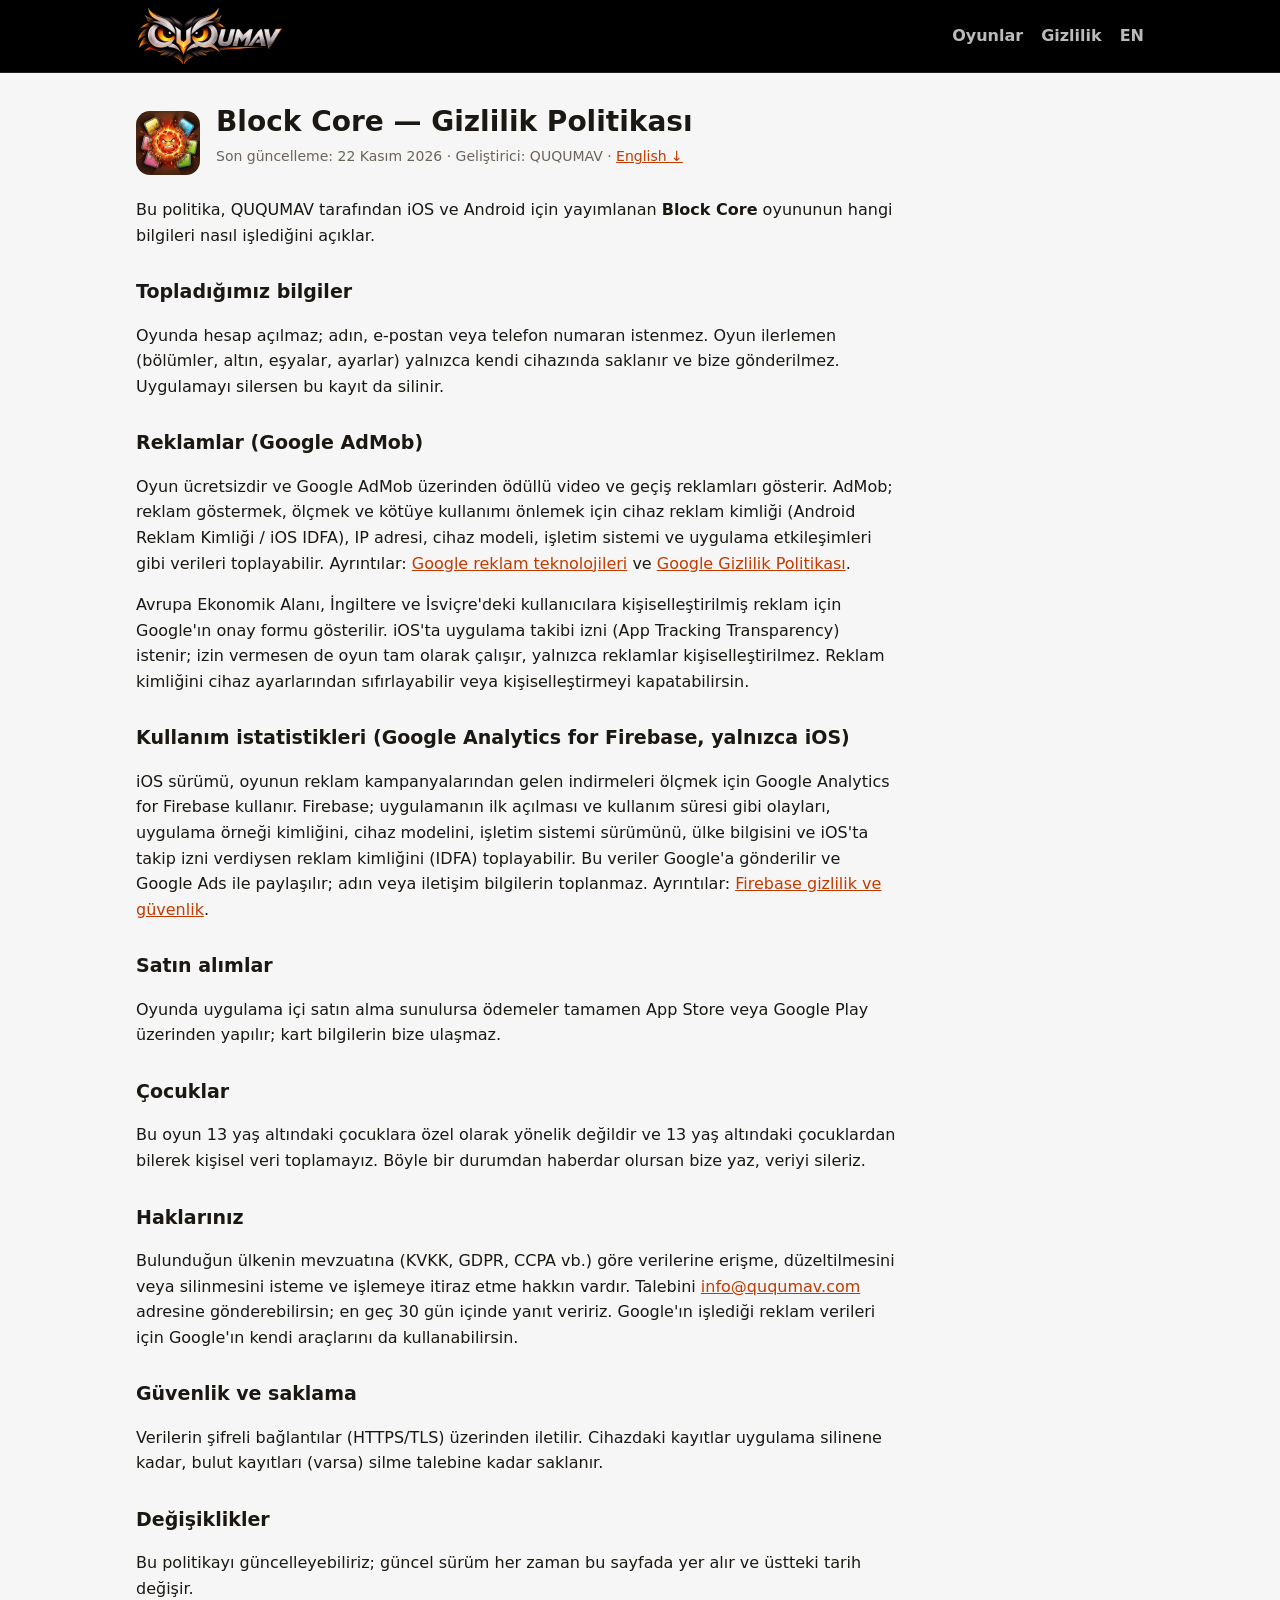
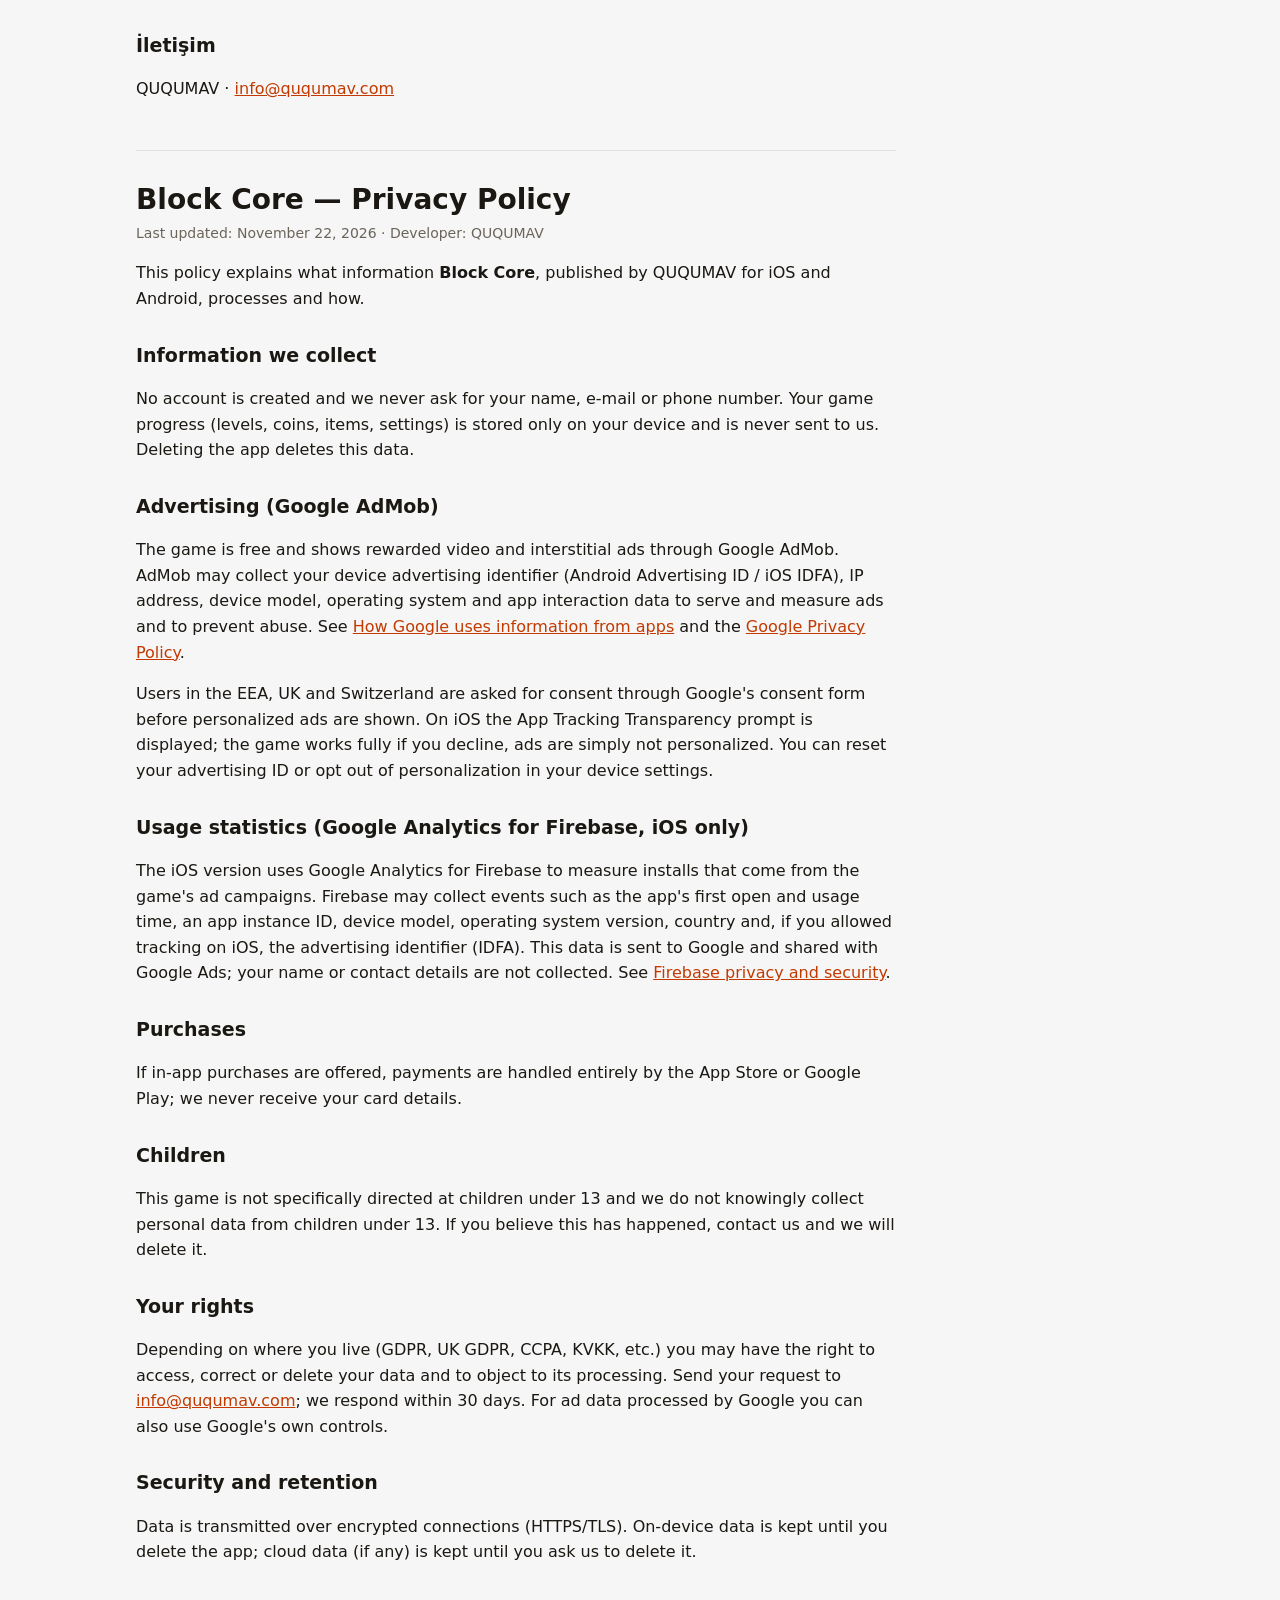
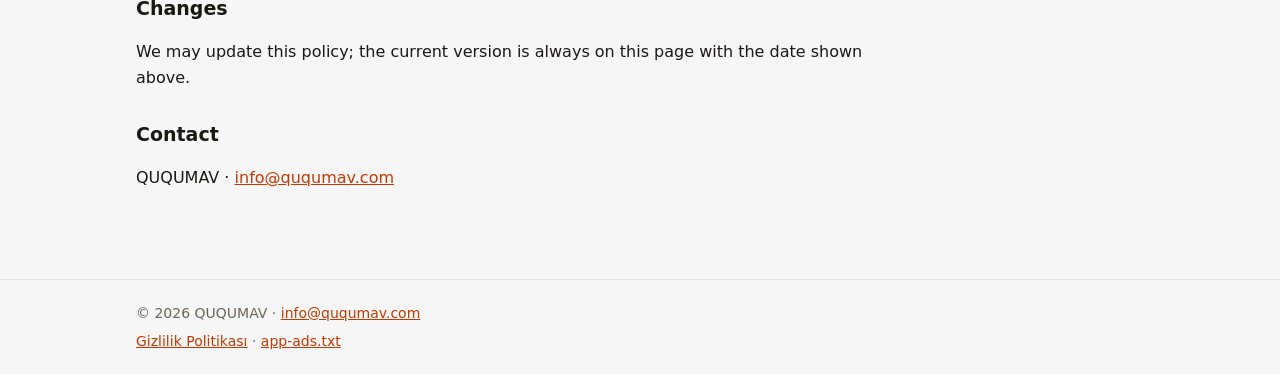
<file: gizlilik/block-core.html>
<!doctype html>
<html lang="tr">
<head>
<meta charset="utf-8">
<meta name="viewport" content="width=device-width,initial-scale=1">
<title>Block Core — Gizlilik Politikası / Privacy Policy</title>
<meta name="description" content="Block Core gizlilik politikası. Block Core privacy policy.">
<link rel="icon" href="../favicon.ico" sizes="any">
<link rel="icon" href="../favicon-32.png" type="image/png" sizes="32x32">
<link rel="apple-touch-icon" href="../apple-touch-icon.png">
<meta name="theme-color" content="#000000">
<link rel="stylesheet" href="../style.css">
</head>
<body>
<header class="top"><div class="wrap">
<a class="brand" href="../index.html"><img src="../img/logo.png" alt="QUQUMAV" width="148" height="60"></a>
<nav><a href="../index.html#oyunlar">Oyunlar</a><a href="../gizlilik/index.html">Gizlilik</a><a href="../en/index.html" lang="en">EN</a></nav>
</div></header>
<main class="wrap">
<article class="doc">
<div class="dochead"><img src="../img/block-core.webp" alt="" width="64" height="64"><div><h1>Block Core — Gizlilik Politikası</h1>
<p class="muted">Son güncelleme: 22 Kasım 2026 · Geliştirici: QUQUMAV · <a href="#en">English ↓</a></p></div></div>
<p>Bu politika, QUQUMAV tarafından iOS ve Android için yayımlanan <b>Block Core</b> oyununun hangi bilgileri nasıl işlediğini açıklar.</p>
<h2>Topladığımız bilgiler</h2>
<p>Oyunda hesap açılmaz; adın, e-postan veya telefon numaran istenmez. Oyun ilerlemen (bölümler, altın, eşyalar, ayarlar) yalnızca kendi cihazında saklanır ve bize gönderilmez. Uygulamayı silersen bu kayıt da silinir.</p>
<h2>Reklamlar (Google AdMob)</h2>
<p>Oyun ücretsizdir ve Google AdMob üzerinden ödüllü video ve geçiş reklamları gösterir. AdMob; reklam göstermek, ölçmek ve kötüye kullanımı önlemek için cihaz reklam kimliği (Android Reklam Kimliği / iOS IDFA), IP adresi, cihaz modeli, işletim sistemi ve uygulama etkileşimleri gibi verileri toplayabilir. Ayrıntılar: <a href="https://policies.google.com/technologies/ads">Google reklam teknolojileri</a> ve <a href="https://policies.google.com/privacy">Google Gizlilik Politikası</a>.</p>
<p>Avrupa Ekonomik Alanı, İngiltere ve İsviçre'deki kullanıcılara kişiselleştirilmiş reklam için Google'ın onay formu gösterilir. iOS'ta uygulama takibi izni (App Tracking Transparency) istenir; izin vermesen de oyun tam olarak çalışır, yalnızca reklamlar kişiselleştirilmez. Reklam kimliğini cihaz ayarlarından sıfırlayabilir veya kişiselleştirmeyi kapatabilirsin.</p>
<h2>Kullanım istatistikleri (Google Analytics for Firebase, yalnızca iOS)</h2>
<p>iOS sürümü, oyunun reklam kampanyalarından gelen indirmeleri ölçmek için Google Analytics for Firebase kullanır. Firebase; uygulamanın ilk açılması ve kullanım süresi gibi olayları, uygulama örneği kimliğini, cihaz modelini, işletim sistemi sürümünü, ülke bilgisini ve iOS'ta takip izni verdiysen reklam kimliğini (IDFA) toplayabilir. Bu veriler Google'a gönderilir ve Google Ads ile paylaşılır; adın veya iletişim bilgilerin toplanmaz. Ayrıntılar: <a href="https://firebase.google.com/support/privacy">Firebase gizlilik ve güvenlik</a>.</p>
<h2>Satın alımlar</h2>
<p>Oyunda uygulama içi satın alma sunulursa ödemeler tamamen App Store veya Google Play üzerinden yapılır; kart bilgilerin bize ulaşmaz.</p>
<h2>Çocuklar</h2>
<p>Bu oyun 13 yaş altındaki çocuklara özel olarak yönelik değildir ve 13 yaş altındaki çocuklardan bilerek kişisel veri toplamayız. Böyle bir durumdan haberdar olursan bize yaz, veriyi sileriz.</p>
<h2>Haklarınız</h2>
<p>Bulunduğun ülkenin mevzuatına (KVKK, GDPR, CCPA vb.) göre verilerine erişme, düzeltilmesini veya silinmesini isteme ve işlemeye itiraz etme hakkın vardır. Talebini <a href="mailto:info@ququmav.com">info@ququmav.com</a> adresine gönderebilirsin; en geç 30 gün içinde yanıt veririz. Google'ın işlediği reklam verileri için Google'ın kendi araçlarını da kullanabilirsin.</p>
<h2>Güvenlik ve saklama</h2>
<p>Verilerin şifreli bağlantılar (HTTPS/TLS) üzerinden iletilir. Cihazdaki kayıtlar uygulama silinene kadar, bulut kayıtları (varsa) silme talebine kadar saklanır.</p>
<h2>Değişiklikler</h2>
<p>Bu politikayı güncelleyebiliriz; güncel sürüm her zaman bu sayfada yer alır ve üstteki tarih değişir.</p>
<h2>İletişim</h2>
<p>QUQUMAV · <a href="mailto:info@ququmav.com">info@ququmav.com</a></p>
<hr id="en">
<h1>Block Core — Privacy Policy</h1>
<p class="muted">Last updated: November 22, 2026 · Developer: QUQUMAV</p>
<p>This policy explains what information <b>Block Core</b>, published by QUQUMAV for iOS and Android, processes and how.</p>
<h2>Information we collect</h2>
<p>No account is created and we never ask for your name, e-mail or phone number. Your game progress (levels, coins, items, settings) is stored only on your device and is never sent to us. Deleting the app deletes this data.</p>
<h2>Advertising (Google AdMob)</h2>
<p>The game is free and shows rewarded video and interstitial ads through Google AdMob. AdMob may collect your device advertising identifier (Android Advertising ID / iOS IDFA), IP address, device model, operating system and app interaction data to serve and measure ads and to prevent abuse. See <a href="https://policies.google.com/technologies/ads">How Google uses information from apps</a> and the <a href="https://policies.google.com/privacy">Google Privacy Policy</a>.</p>
<p>Users in the EEA, UK and Switzerland are asked for consent through Google's consent form before personalized ads are shown. On iOS the App Tracking Transparency prompt is displayed; the game works fully if you decline, ads are simply not personalized. You can reset your advertising ID or opt out of personalization in your device settings.</p>
<h2>Usage statistics (Google Analytics for Firebase, iOS only)</h2>
<p>The iOS version uses Google Analytics for Firebase to measure installs that come from the game's ad campaigns. Firebase may collect events such as the app's first open and usage time, an app instance ID, device model, operating system version, country and, if you allowed tracking on iOS, the advertising identifier (IDFA). This data is sent to Google and shared with Google Ads; your name or contact details are not collected. See <a href="https://firebase.google.com/support/privacy">Firebase privacy and security</a>.</p>
<h2>Purchases</h2>
<p>If in-app purchases are offered, payments are handled entirely by the App Store or Google Play; we never receive your card details.</p>
<h2>Children</h2>
<p>This game is not specifically directed at children under 13 and we do not knowingly collect personal data from children under 13. If you believe this has happened, contact us and we will delete it.</p>
<h2>Your rights</h2>
<p>Depending on where you live (GDPR, UK GDPR, CCPA, KVKK, etc.) you may have the right to access, correct or delete your data and to object to its processing. Send your request to <a href="mailto:info@ququmav.com">info@ququmav.com</a>; we respond within 30 days. For ad data processed by Google you can also use Google's own controls.</p>
<h2>Security and retention</h2>
<p>Data is transmitted over encrypted connections (HTTPS/TLS). On-device data is kept until you delete the app; cloud data (if any) is kept until you ask us to delete it.</p>
<h2>Changes</h2>
<p>We may update this policy; the current version is always on this page with the date shown above.</p>
<h2>Contact</h2>
<p>QUQUMAV · <a href="mailto:info@ququmav.com">info@ququmav.com</a></p>
</article>
</main>
<footer class="foot"><div class="wrap">
<p>© 2026 QUQUMAV · <a href="mailto:info@ququmav.com">info@ququmav.com</a></p>
<p><a href="../gizlilik/index.html">Gizlilik Politikası</a> · <a href="../app-ads.txt">app-ads.txt</a></p>
</div></footer>
</body>
</html>
</file>
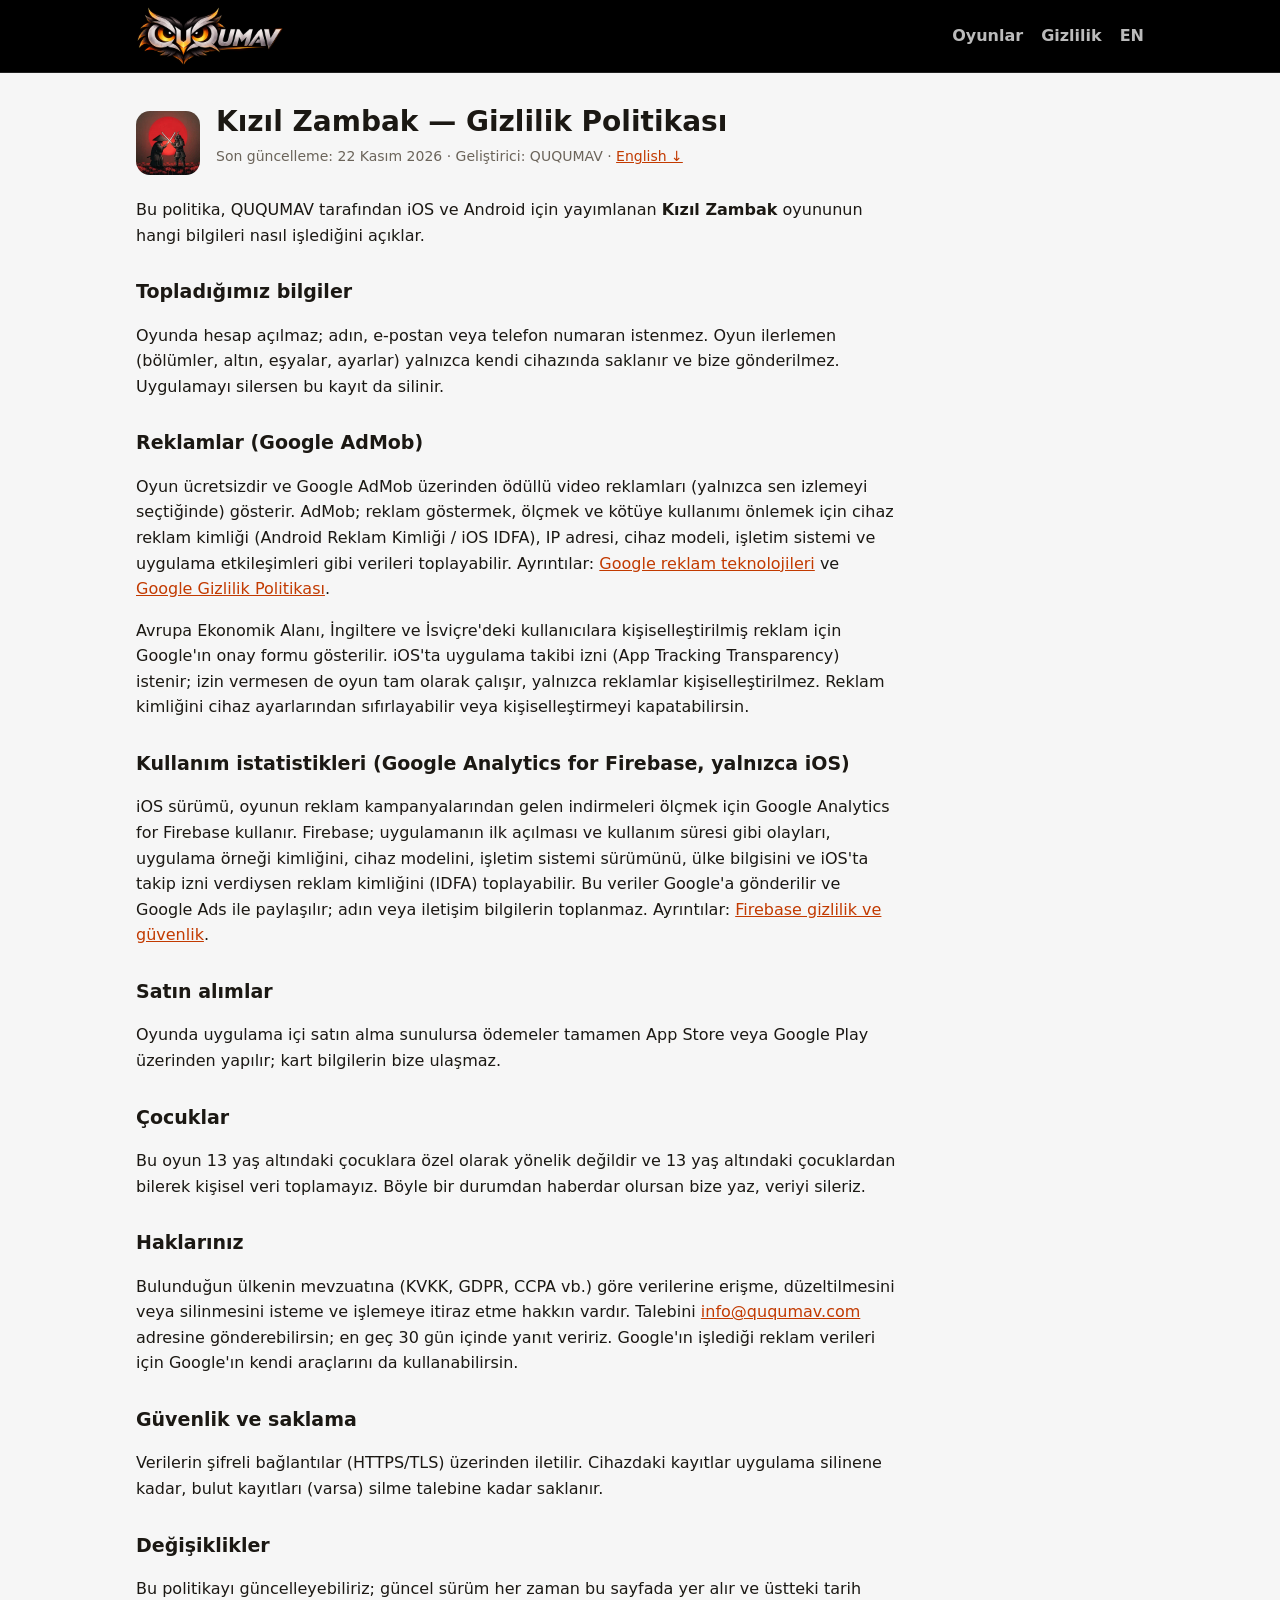
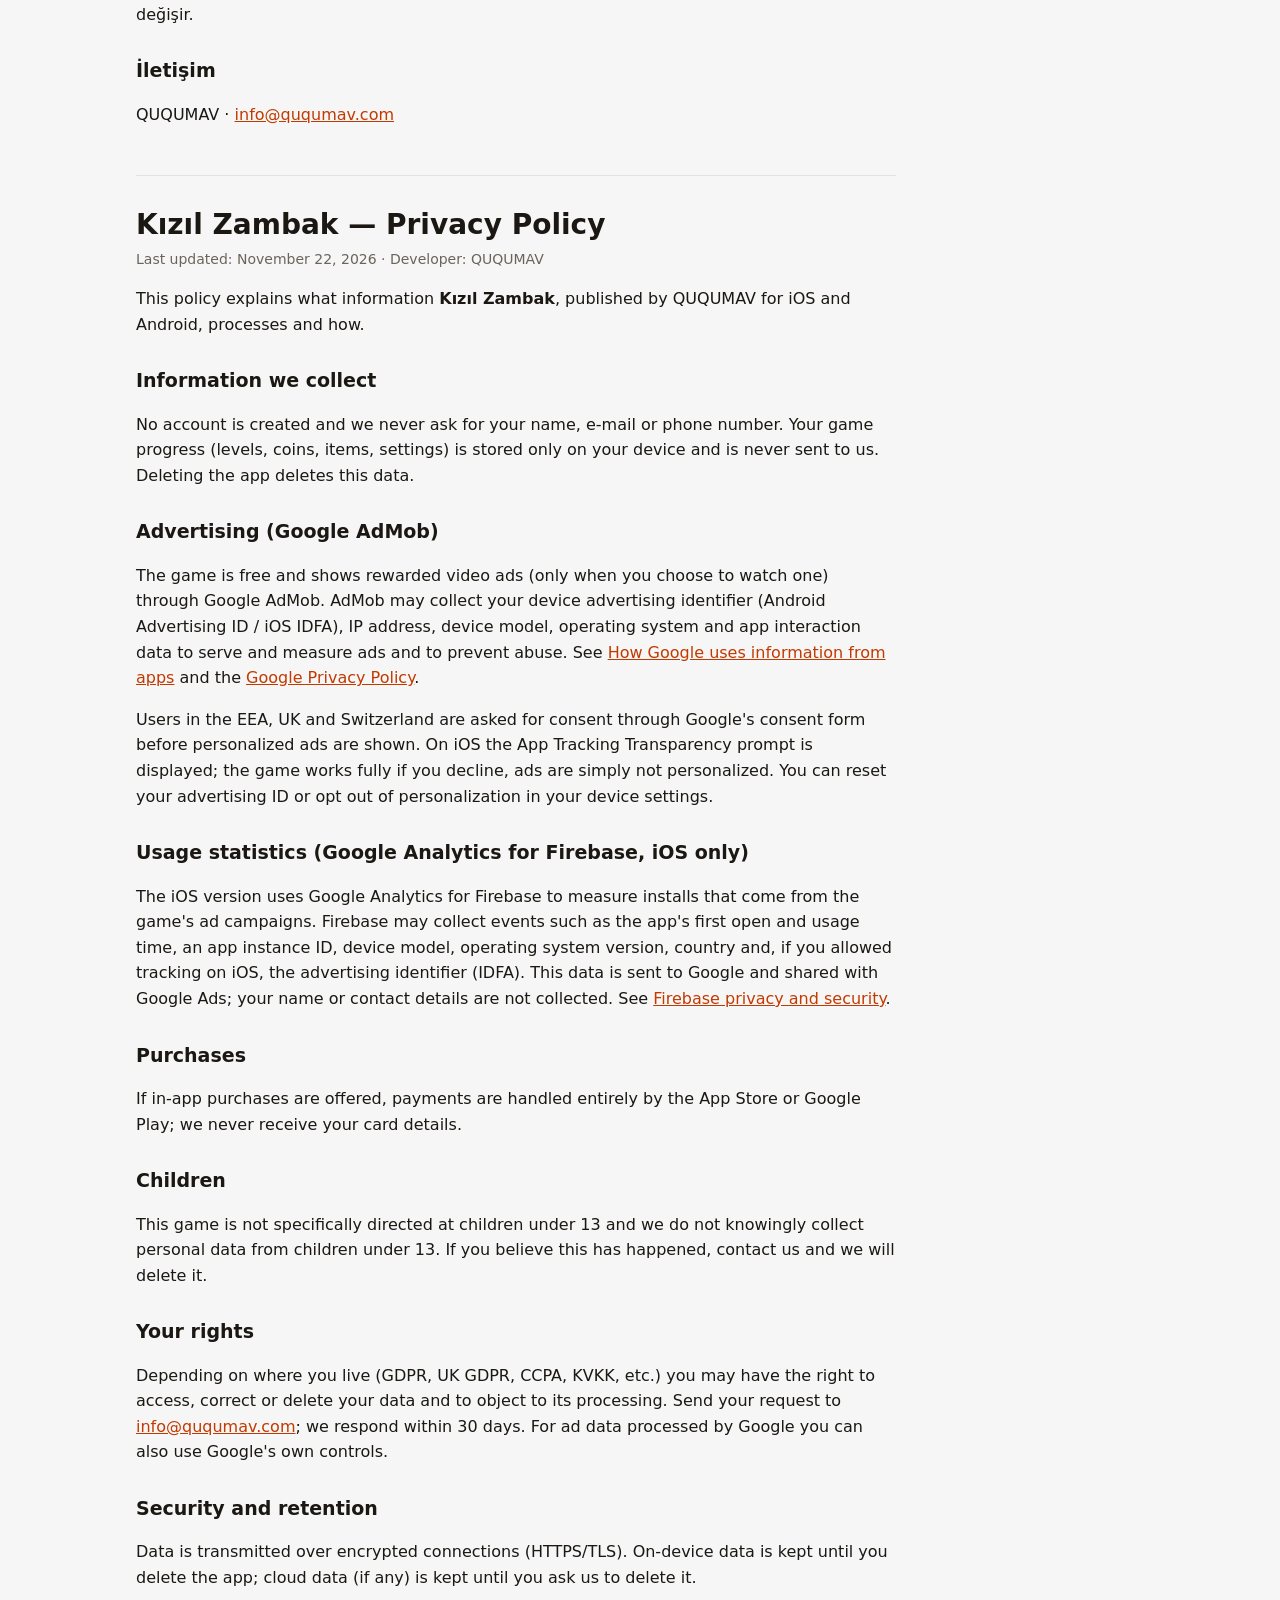
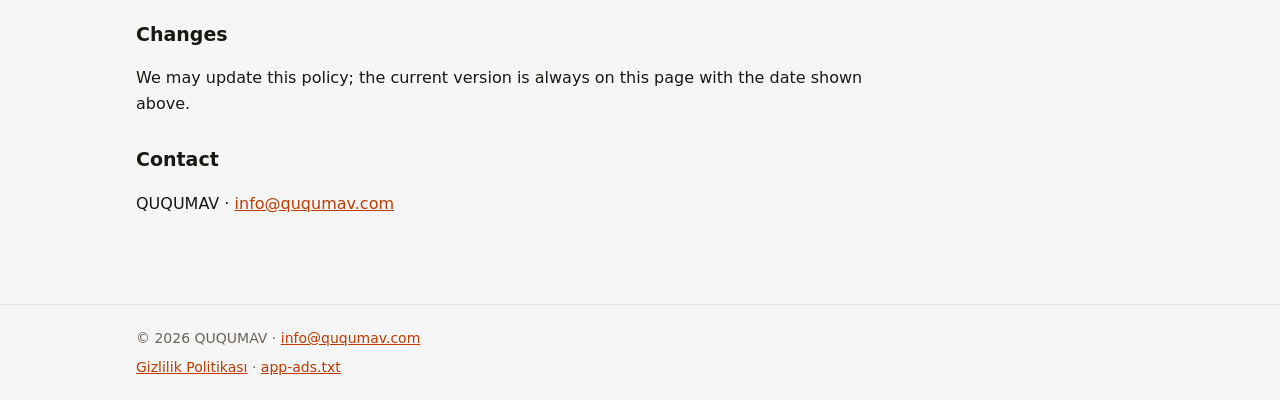
<file: gizlilik/kizil-zambak.html>
<!doctype html>
<html lang="tr">
<head>
<meta charset="utf-8">
<meta name="viewport" content="width=device-width,initial-scale=1">
<title>Kızıl Zambak — Gizlilik Politikası / Privacy Policy</title>
<meta name="description" content="Kızıl Zambak gizlilik politikası. Kızıl Zambak privacy policy.">
<link rel="icon" href="../favicon.ico" sizes="any">
<link rel="icon" href="../favicon-32.png" type="image/png" sizes="32x32">
<link rel="apple-touch-icon" href="../apple-touch-icon.png">
<meta name="theme-color" content="#000000">
<link rel="stylesheet" href="../style.css">
</head>
<body>
<header class="top"><div class="wrap">
<a class="brand" href="../index.html"><img src="../img/logo.png" alt="QUQUMAV" width="148" height="60"></a>
<nav><a href="../index.html#oyunlar">Oyunlar</a><a href="../gizlilik/index.html">Gizlilik</a><a href="../en/index.html" lang="en">EN</a></nav>
</div></header>
<main class="wrap">
<article class="doc">
<div class="dochead"><img src="../img/kizil-zambak.webp" alt="" width="64" height="64"><div><h1>Kızıl Zambak — Gizlilik Politikası</h1>
<p class="muted">Son güncelleme: 22 Kasım 2026 · Geliştirici: QUQUMAV · <a href="#en">English ↓</a></p></div></div>
<p>Bu politika, QUQUMAV tarafından iOS ve Android için yayımlanan <b>Kızıl Zambak</b> oyununun hangi bilgileri nasıl işlediğini açıklar.</p>
<h2>Topladığımız bilgiler</h2>
<p>Oyunda hesap açılmaz; adın, e-postan veya telefon numaran istenmez. Oyun ilerlemen (bölümler, altın, eşyalar, ayarlar) yalnızca kendi cihazında saklanır ve bize gönderilmez. Uygulamayı silersen bu kayıt da silinir.</p>
<h2>Reklamlar (Google AdMob)</h2>
<p>Oyun ücretsizdir ve Google AdMob üzerinden ödüllü video reklamları (yalnızca sen izlemeyi seçtiğinde) gösterir. AdMob; reklam göstermek, ölçmek ve kötüye kullanımı önlemek için cihaz reklam kimliği (Android Reklam Kimliği / iOS IDFA), IP adresi, cihaz modeli, işletim sistemi ve uygulama etkileşimleri gibi verileri toplayabilir. Ayrıntılar: <a href="https://policies.google.com/technologies/ads">Google reklam teknolojileri</a> ve <a href="https://policies.google.com/privacy">Google Gizlilik Politikası</a>.</p>
<p>Avrupa Ekonomik Alanı, İngiltere ve İsviçre'deki kullanıcılara kişiselleştirilmiş reklam için Google'ın onay formu gösterilir. iOS'ta uygulama takibi izni (App Tracking Transparency) istenir; izin vermesen de oyun tam olarak çalışır, yalnızca reklamlar kişiselleştirilmez. Reklam kimliğini cihaz ayarlarından sıfırlayabilir veya kişiselleştirmeyi kapatabilirsin.</p>
<h2>Kullanım istatistikleri (Google Analytics for Firebase, yalnızca iOS)</h2>
<p>iOS sürümü, oyunun reklam kampanyalarından gelen indirmeleri ölçmek için Google Analytics for Firebase kullanır. Firebase; uygulamanın ilk açılması ve kullanım süresi gibi olayları, uygulama örneği kimliğini, cihaz modelini, işletim sistemi sürümünü, ülke bilgisini ve iOS'ta takip izni verdiysen reklam kimliğini (IDFA) toplayabilir. Bu veriler Google'a gönderilir ve Google Ads ile paylaşılır; adın veya iletişim bilgilerin toplanmaz. Ayrıntılar: <a href="https://firebase.google.com/support/privacy">Firebase gizlilik ve güvenlik</a>.</p>
<h2>Satın alımlar</h2>
<p>Oyunda uygulama içi satın alma sunulursa ödemeler tamamen App Store veya Google Play üzerinden yapılır; kart bilgilerin bize ulaşmaz.</p>
<h2>Çocuklar</h2>
<p>Bu oyun 13 yaş altındaki çocuklara özel olarak yönelik değildir ve 13 yaş altındaki çocuklardan bilerek kişisel veri toplamayız. Böyle bir durumdan haberdar olursan bize yaz, veriyi sileriz.</p>
<h2>Haklarınız</h2>
<p>Bulunduğun ülkenin mevzuatına (KVKK, GDPR, CCPA vb.) göre verilerine erişme, düzeltilmesini veya silinmesini isteme ve işlemeye itiraz etme hakkın vardır. Talebini <a href="mailto:info@ququmav.com">info@ququmav.com</a> adresine gönderebilirsin; en geç 30 gün içinde yanıt veririz. Google'ın işlediği reklam verileri için Google'ın kendi araçlarını da kullanabilirsin.</p>
<h2>Güvenlik ve saklama</h2>
<p>Verilerin şifreli bağlantılar (HTTPS/TLS) üzerinden iletilir. Cihazdaki kayıtlar uygulama silinene kadar, bulut kayıtları (varsa) silme talebine kadar saklanır.</p>
<h2>Değişiklikler</h2>
<p>Bu politikayı güncelleyebiliriz; güncel sürüm her zaman bu sayfada yer alır ve üstteki tarih değişir.</p>
<h2>İletişim</h2>
<p>QUQUMAV · <a href="mailto:info@ququmav.com">info@ququmav.com</a></p>
<hr id="en">
<h1>Kızıl Zambak — Privacy Policy</h1>
<p class="muted">Last updated: November 22, 2026 · Developer: QUQUMAV</p>
<p>This policy explains what information <b>Kızıl Zambak</b>, published by QUQUMAV for iOS and Android, processes and how.</p>
<h2>Information we collect</h2>
<p>No account is created and we never ask for your name, e-mail or phone number. Your game progress (levels, coins, items, settings) is stored only on your device and is never sent to us. Deleting the app deletes this data.</p>
<h2>Advertising (Google AdMob)</h2>
<p>The game is free and shows rewarded video ads (only when you choose to watch one) through Google AdMob. AdMob may collect your device advertising identifier (Android Advertising ID / iOS IDFA), IP address, device model, operating system and app interaction data to serve and measure ads and to prevent abuse. See <a href="https://policies.google.com/technologies/ads">How Google uses information from apps</a> and the <a href="https://policies.google.com/privacy">Google Privacy Policy</a>.</p>
<p>Users in the EEA, UK and Switzerland are asked for consent through Google's consent form before personalized ads are shown. On iOS the App Tracking Transparency prompt is displayed; the game works fully if you decline, ads are simply not personalized. You can reset your advertising ID or opt out of personalization in your device settings.</p>
<h2>Usage statistics (Google Analytics for Firebase, iOS only)</h2>
<p>The iOS version uses Google Analytics for Firebase to measure installs that come from the game's ad campaigns. Firebase may collect events such as the app's first open and usage time, an app instance ID, device model, operating system version, country and, if you allowed tracking on iOS, the advertising identifier (IDFA). This data is sent to Google and shared with Google Ads; your name or contact details are not collected. See <a href="https://firebase.google.com/support/privacy">Firebase privacy and security</a>.</p>
<h2>Purchases</h2>
<p>If in-app purchases are offered, payments are handled entirely by the App Store or Google Play; we never receive your card details.</p>
<h2>Children</h2>
<p>This game is not specifically directed at children under 13 and we do not knowingly collect personal data from children under 13. If you believe this has happened, contact us and we will delete it.</p>
<h2>Your rights</h2>
<p>Depending on where you live (GDPR, UK GDPR, CCPA, KVKK, etc.) you may have the right to access, correct or delete your data and to object to its processing. Send your request to <a href="mailto:info@ququmav.com">info@ququmav.com</a>; we respond within 30 days. For ad data processed by Google you can also use Google's own controls.</p>
<h2>Security and retention</h2>
<p>Data is transmitted over encrypted connections (HTTPS/TLS). On-device data is kept until you delete the app; cloud data (if any) is kept until you ask us to delete it.</p>
<h2>Changes</h2>
<p>We may update this policy; the current version is always on this page with the date shown above.</p>
<h2>Contact</h2>
<p>QUQUMAV · <a href="mailto:info@ququmav.com">info@ququmav.com</a></p>
</article>
</main>
<footer class="foot"><div class="wrap">
<p>© 2026 QUQUMAV · <a href="mailto:info@ququmav.com">info@ququmav.com</a></p>
<p><a href="../gizlilik/index.html">Gizlilik Politikası</a> · <a href="../app-ads.txt">app-ads.txt</a></p>
</div></footer>
</body>
</html>
</file>
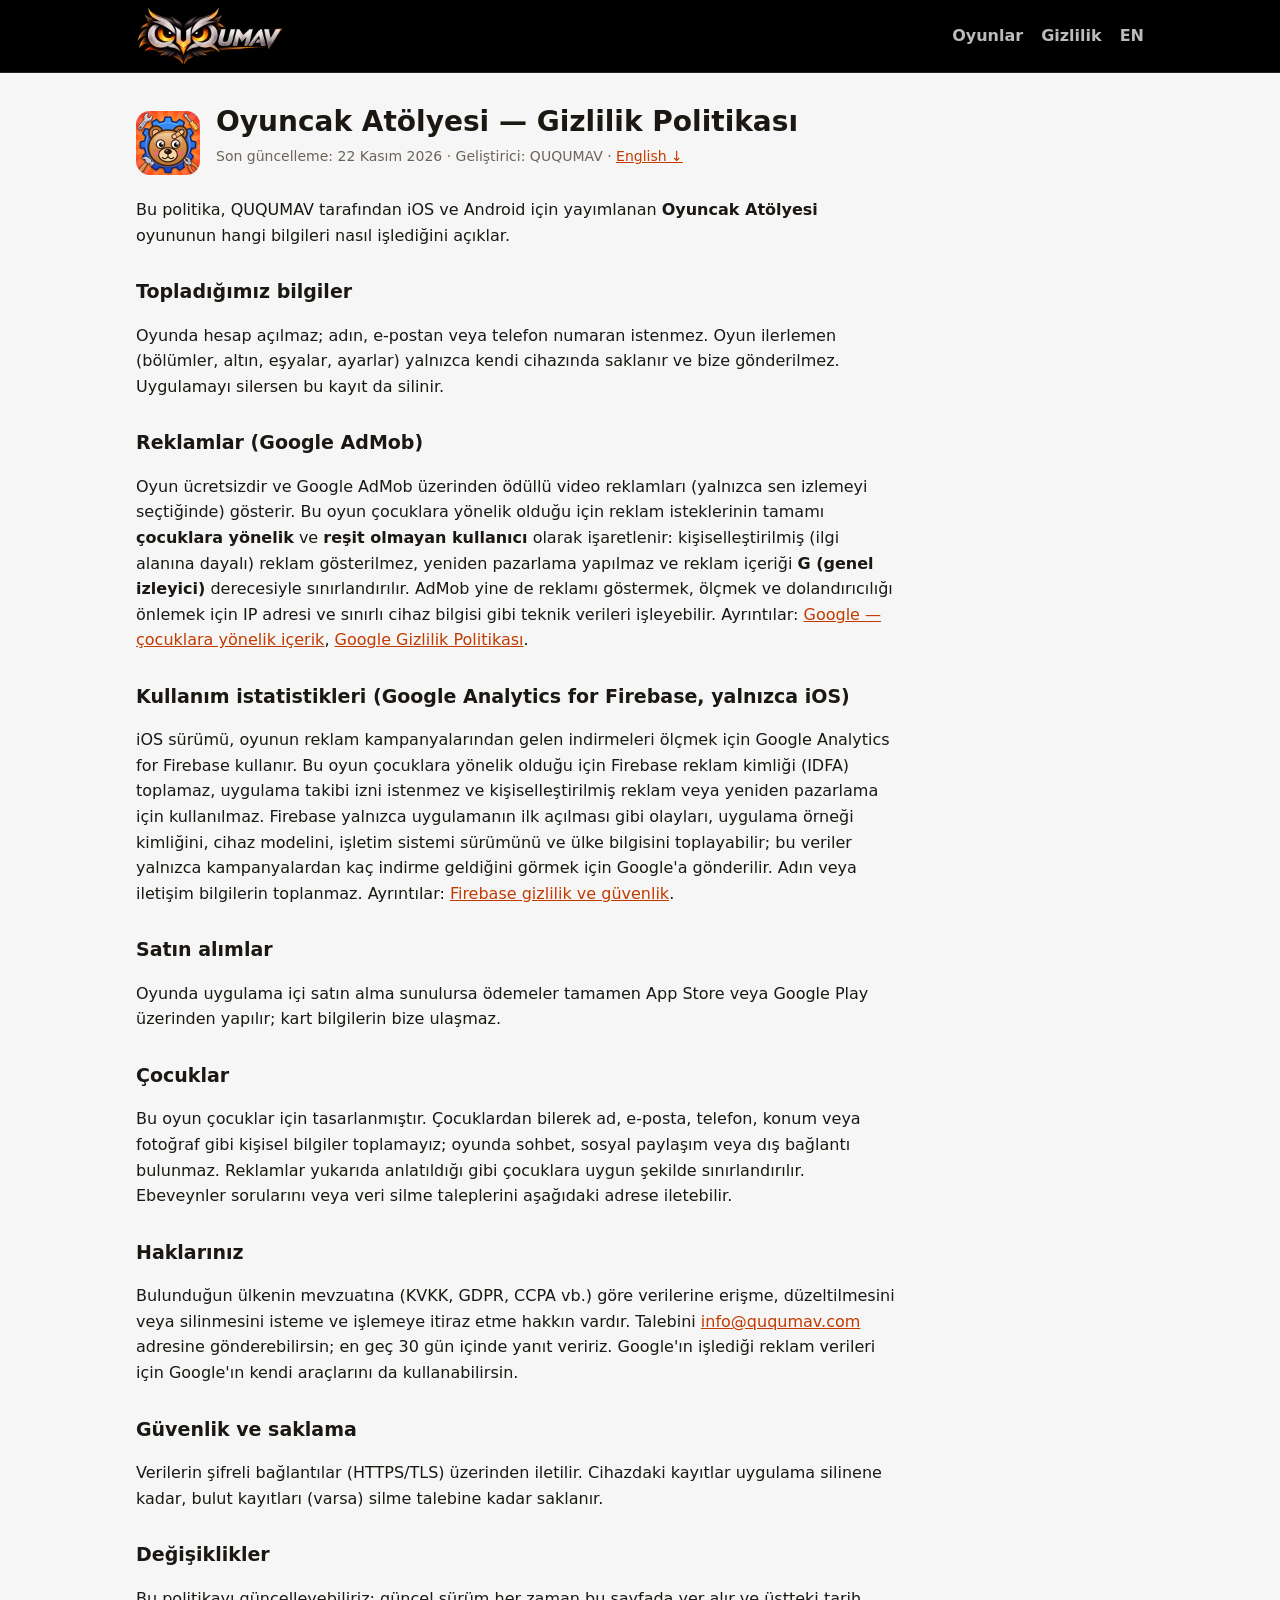
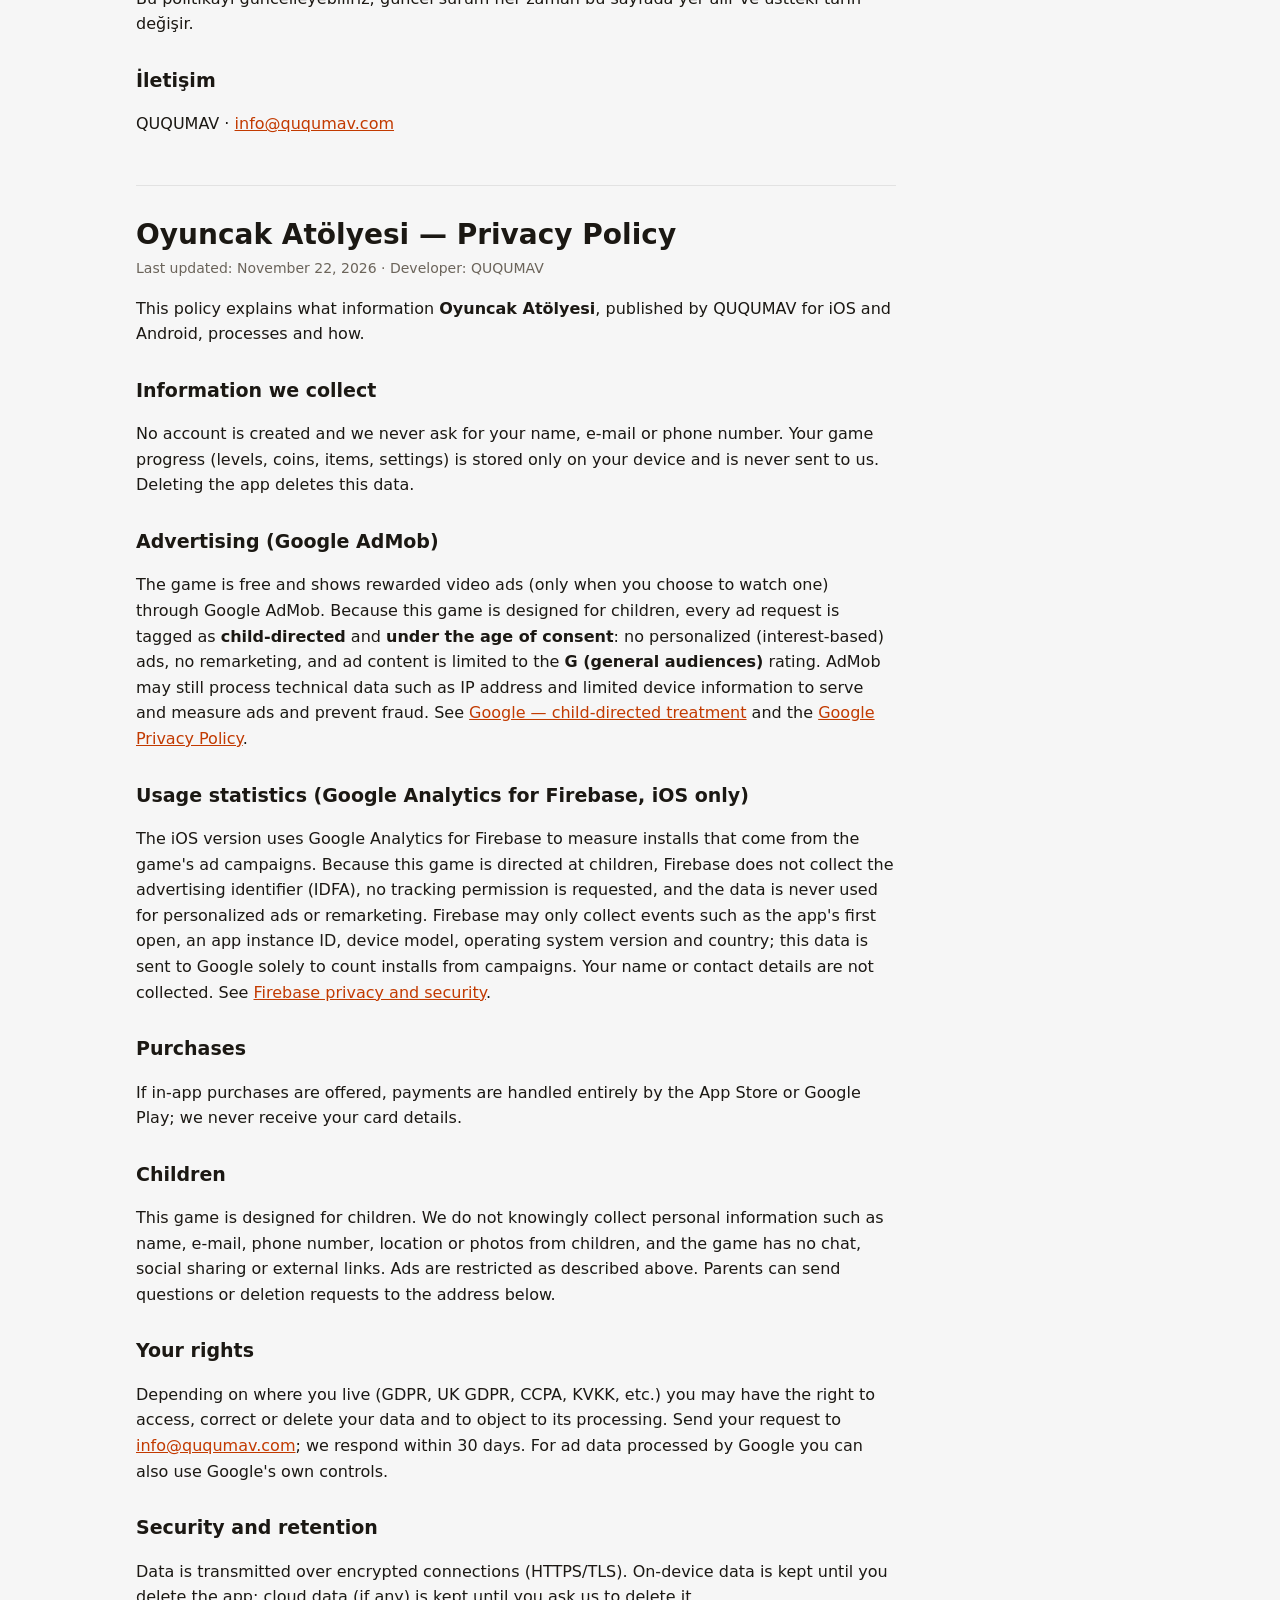
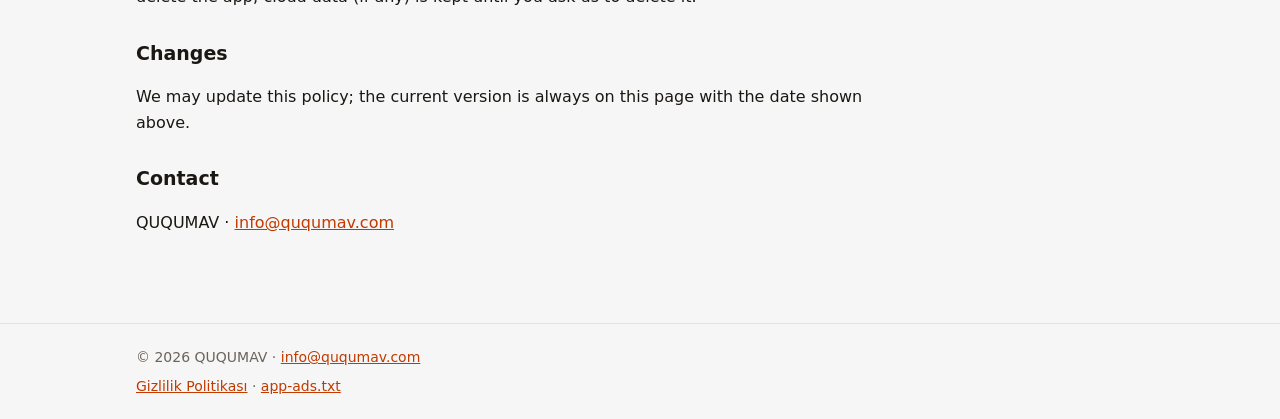
<file: gizlilik/oyuncak-atolyesi.html>
<!doctype html>
<html lang="tr">
<head>
<meta charset="utf-8">
<meta name="viewport" content="width=device-width,initial-scale=1">
<title>Oyuncak Atölyesi — Gizlilik Politikası / Privacy Policy</title>
<meta name="description" content="Oyuncak Atölyesi gizlilik politikası. Oyuncak Atölyesi privacy policy.">
<link rel="icon" href="../favicon.ico" sizes="any">
<link rel="icon" href="../favicon-32.png" type="image/png" sizes="32x32">
<link rel="apple-touch-icon" href="../apple-touch-icon.png">
<meta name="theme-color" content="#000000">
<link rel="stylesheet" href="../style.css">
</head>
<body>
<header class="top"><div class="wrap">
<a class="brand" href="../index.html"><img src="../img/logo.png" alt="QUQUMAV" width="148" height="60"></a>
<nav><a href="../index.html#oyunlar">Oyunlar</a><a href="../gizlilik/index.html">Gizlilik</a><a href="../en/index.html" lang="en">EN</a></nav>
</div></header>
<main class="wrap">
<article class="doc">
<div class="dochead"><img src="../img/oyuncak-atolyesi.webp" alt="" width="64" height="64"><div><h1>Oyuncak Atölyesi — Gizlilik Politikası</h1>
<p class="muted">Son güncelleme: 22 Kasım 2026 · Geliştirici: QUQUMAV · <a href="#en">English ↓</a></p></div></div>
<p>Bu politika, QUQUMAV tarafından iOS ve Android için yayımlanan <b>Oyuncak Atölyesi</b> oyununun hangi bilgileri nasıl işlediğini açıklar.</p>
<h2>Topladığımız bilgiler</h2>
<p>Oyunda hesap açılmaz; adın, e-postan veya telefon numaran istenmez. Oyun ilerlemen (bölümler, altın, eşyalar, ayarlar) yalnızca kendi cihazında saklanır ve bize gönderilmez. Uygulamayı silersen bu kayıt da silinir.</p>
<h2>Reklamlar (Google AdMob)</h2>
<p>Oyun ücretsizdir ve Google AdMob üzerinden ödüllü video reklamları (yalnızca sen izlemeyi seçtiğinde) gösterir. Bu oyun çocuklara yönelik olduğu için reklam isteklerinin tamamı <b>çocuklara yönelik</b> ve <b>reşit olmayan kullanıcı</b> olarak işaretlenir: kişiselleştirilmiş (ilgi alanına dayalı) reklam gösterilmez, yeniden pazarlama yapılmaz ve reklam içeriği <b>G (genel izleyici)</b> derecesiyle sınırlandırılır. AdMob yine de reklamı göstermek, ölçmek ve dolandırıcılığı önlemek için IP adresi ve sınırlı cihaz bilgisi gibi teknik verileri işleyebilir. Ayrıntılar: <a href="https://support.google.com/admob/answer/6223431">Google — çocuklara yönelik içerik</a>, <a href="https://policies.google.com/privacy">Google Gizlilik Politikası</a>.</p>
<h2>Kullanım istatistikleri (Google Analytics for Firebase, yalnızca iOS)</h2>
<p>iOS sürümü, oyunun reklam kampanyalarından gelen indirmeleri ölçmek için Google Analytics for Firebase kullanır. Bu oyun çocuklara yönelik olduğu için Firebase reklam kimliği (IDFA) toplamaz, uygulama takibi izni istenmez ve kişiselleştirilmiş reklam veya yeniden pazarlama için kullanılmaz. Firebase yalnızca uygulamanın ilk açılması gibi olayları, uygulama örneği kimliğini, cihaz modelini, işletim sistemi sürümünü ve ülke bilgisini toplayabilir; bu veriler yalnızca kampanyalardan kaç indirme geldiğini görmek için Google'a gönderilir. Adın veya iletişim bilgilerin toplanmaz. Ayrıntılar: <a href="https://firebase.google.com/support/privacy">Firebase gizlilik ve güvenlik</a>.</p>
<h2>Satın alımlar</h2>
<p>Oyunda uygulama içi satın alma sunulursa ödemeler tamamen App Store veya Google Play üzerinden yapılır; kart bilgilerin bize ulaşmaz.</p>
<h2>Çocuklar</h2>
<p>Bu oyun çocuklar için tasarlanmıştır. Çocuklardan bilerek ad, e-posta, telefon, konum veya fotoğraf gibi kişisel bilgiler toplamayız; oyunda sohbet, sosyal paylaşım veya dış bağlantı bulunmaz. Reklamlar yukarıda anlatıldığı gibi çocuklara uygun şekilde sınırlandırılır. Ebeveynler sorularını veya veri silme taleplerini aşağıdaki adrese iletebilir.</p>
<h2>Haklarınız</h2>
<p>Bulunduğun ülkenin mevzuatına (KVKK, GDPR, CCPA vb.) göre verilerine erişme, düzeltilmesini veya silinmesini isteme ve işlemeye itiraz etme hakkın vardır. Talebini <a href="mailto:info@ququmav.com">info@ququmav.com</a> adresine gönderebilirsin; en geç 30 gün içinde yanıt veririz. Google'ın işlediği reklam verileri için Google'ın kendi araçlarını da kullanabilirsin.</p>
<h2>Güvenlik ve saklama</h2>
<p>Verilerin şifreli bağlantılar (HTTPS/TLS) üzerinden iletilir. Cihazdaki kayıtlar uygulama silinene kadar, bulut kayıtları (varsa) silme talebine kadar saklanır.</p>
<h2>Değişiklikler</h2>
<p>Bu politikayı güncelleyebiliriz; güncel sürüm her zaman bu sayfada yer alır ve üstteki tarih değişir.</p>
<h2>İletişim</h2>
<p>QUQUMAV · <a href="mailto:info@ququmav.com">info@ququmav.com</a></p>
<hr id="en">
<h1>Oyuncak Atölyesi — Privacy Policy</h1>
<p class="muted">Last updated: November 22, 2026 · Developer: QUQUMAV</p>
<p>This policy explains what information <b>Oyuncak Atölyesi</b>, published by QUQUMAV for iOS and Android, processes and how.</p>
<h2>Information we collect</h2>
<p>No account is created and we never ask for your name, e-mail or phone number. Your game progress (levels, coins, items, settings) is stored only on your device and is never sent to us. Deleting the app deletes this data.</p>
<h2>Advertising (Google AdMob)</h2>
<p>The game is free and shows rewarded video ads (only when you choose to watch one) through Google AdMob. Because this game is designed for children, every ad request is tagged as <b>child-directed</b> and <b>under the age of consent</b>: no personalized (interest-based) ads, no remarketing, and ad content is limited to the <b>G (general audiences)</b> rating. AdMob may still process technical data such as IP address and limited device information to serve and measure ads and prevent fraud. See <a href="https://support.google.com/admob/answer/6223431">Google — child-directed treatment</a> and the <a href="https://policies.google.com/privacy">Google Privacy Policy</a>.</p>
<h2>Usage statistics (Google Analytics for Firebase, iOS only)</h2>
<p>The iOS version uses Google Analytics for Firebase to measure installs that come from the game's ad campaigns. Because this game is directed at children, Firebase does not collect the advertising identifier (IDFA), no tracking permission is requested, and the data is never used for personalized ads or remarketing. Firebase may only collect events such as the app's first open, an app instance ID, device model, operating system version and country; this data is sent to Google solely to count installs from campaigns. Your name or contact details are not collected. See <a href="https://firebase.google.com/support/privacy">Firebase privacy and security</a>.</p>
<h2>Purchases</h2>
<p>If in-app purchases are offered, payments are handled entirely by the App Store or Google Play; we never receive your card details.</p>
<h2>Children</h2>
<p>This game is designed for children. We do not knowingly collect personal information such as name, e-mail, phone number, location or photos from children, and the game has no chat, social sharing or external links. Ads are restricted as described above. Parents can send questions or deletion requests to the address below.</p>
<h2>Your rights</h2>
<p>Depending on where you live (GDPR, UK GDPR, CCPA, KVKK, etc.) you may have the right to access, correct or delete your data and to object to its processing. Send your request to <a href="mailto:info@ququmav.com">info@ququmav.com</a>; we respond within 30 days. For ad data processed by Google you can also use Google's own controls.</p>
<h2>Security and retention</h2>
<p>Data is transmitted over encrypted connections (HTTPS/TLS). On-device data is kept until you delete the app; cloud data (if any) is kept until you ask us to delete it.</p>
<h2>Changes</h2>
<p>We may update this policy; the current version is always on this page with the date shown above.</p>
<h2>Contact</h2>
<p>QUQUMAV · <a href="mailto:info@ququmav.com">info@ququmav.com</a></p>
</article>
</main>
<footer class="foot"><div class="wrap">
<p>© 2026 QUQUMAV · <a href="mailto:info@ququmav.com">info@ququmav.com</a></p>
<p><a href="../gizlilik/index.html">Gizlilik Politikası</a> · <a href="../app-ads.txt">app-ads.txt</a></p>
</div></footer>
</body>
</html>
</file>
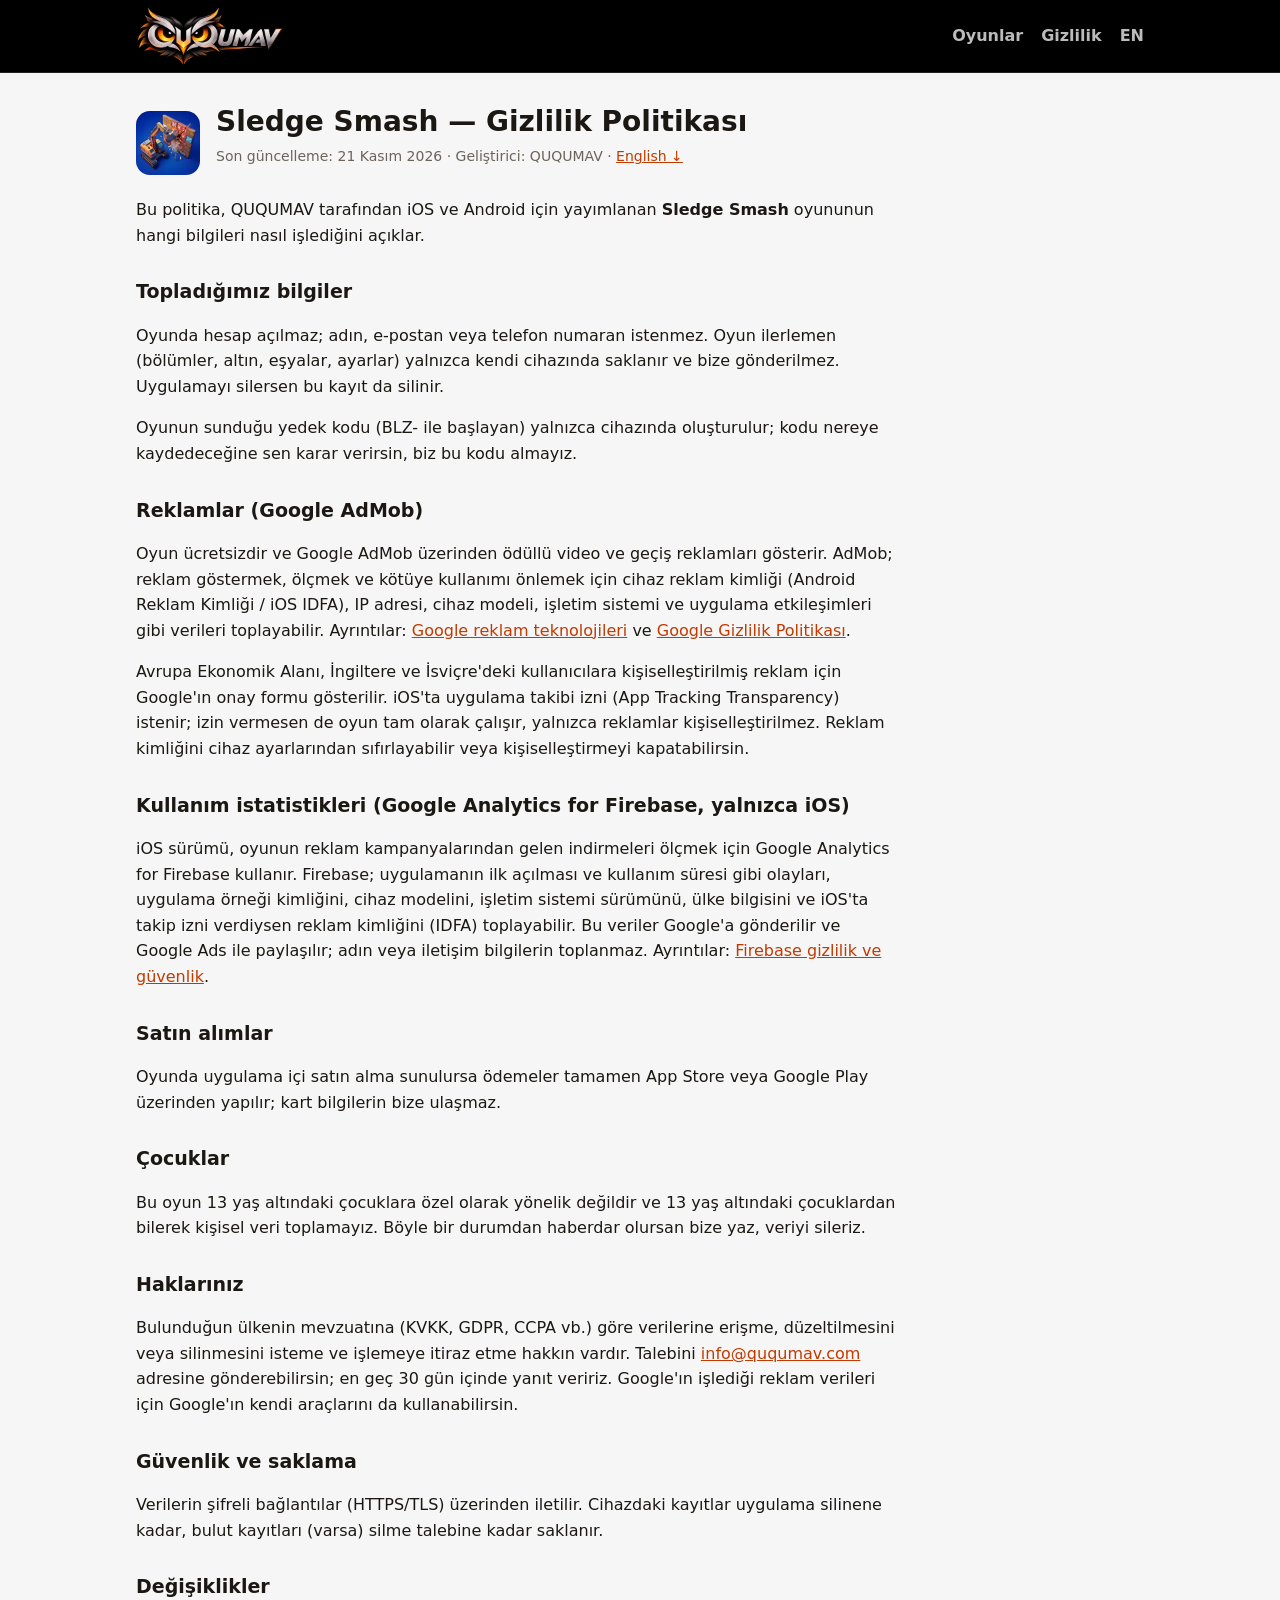
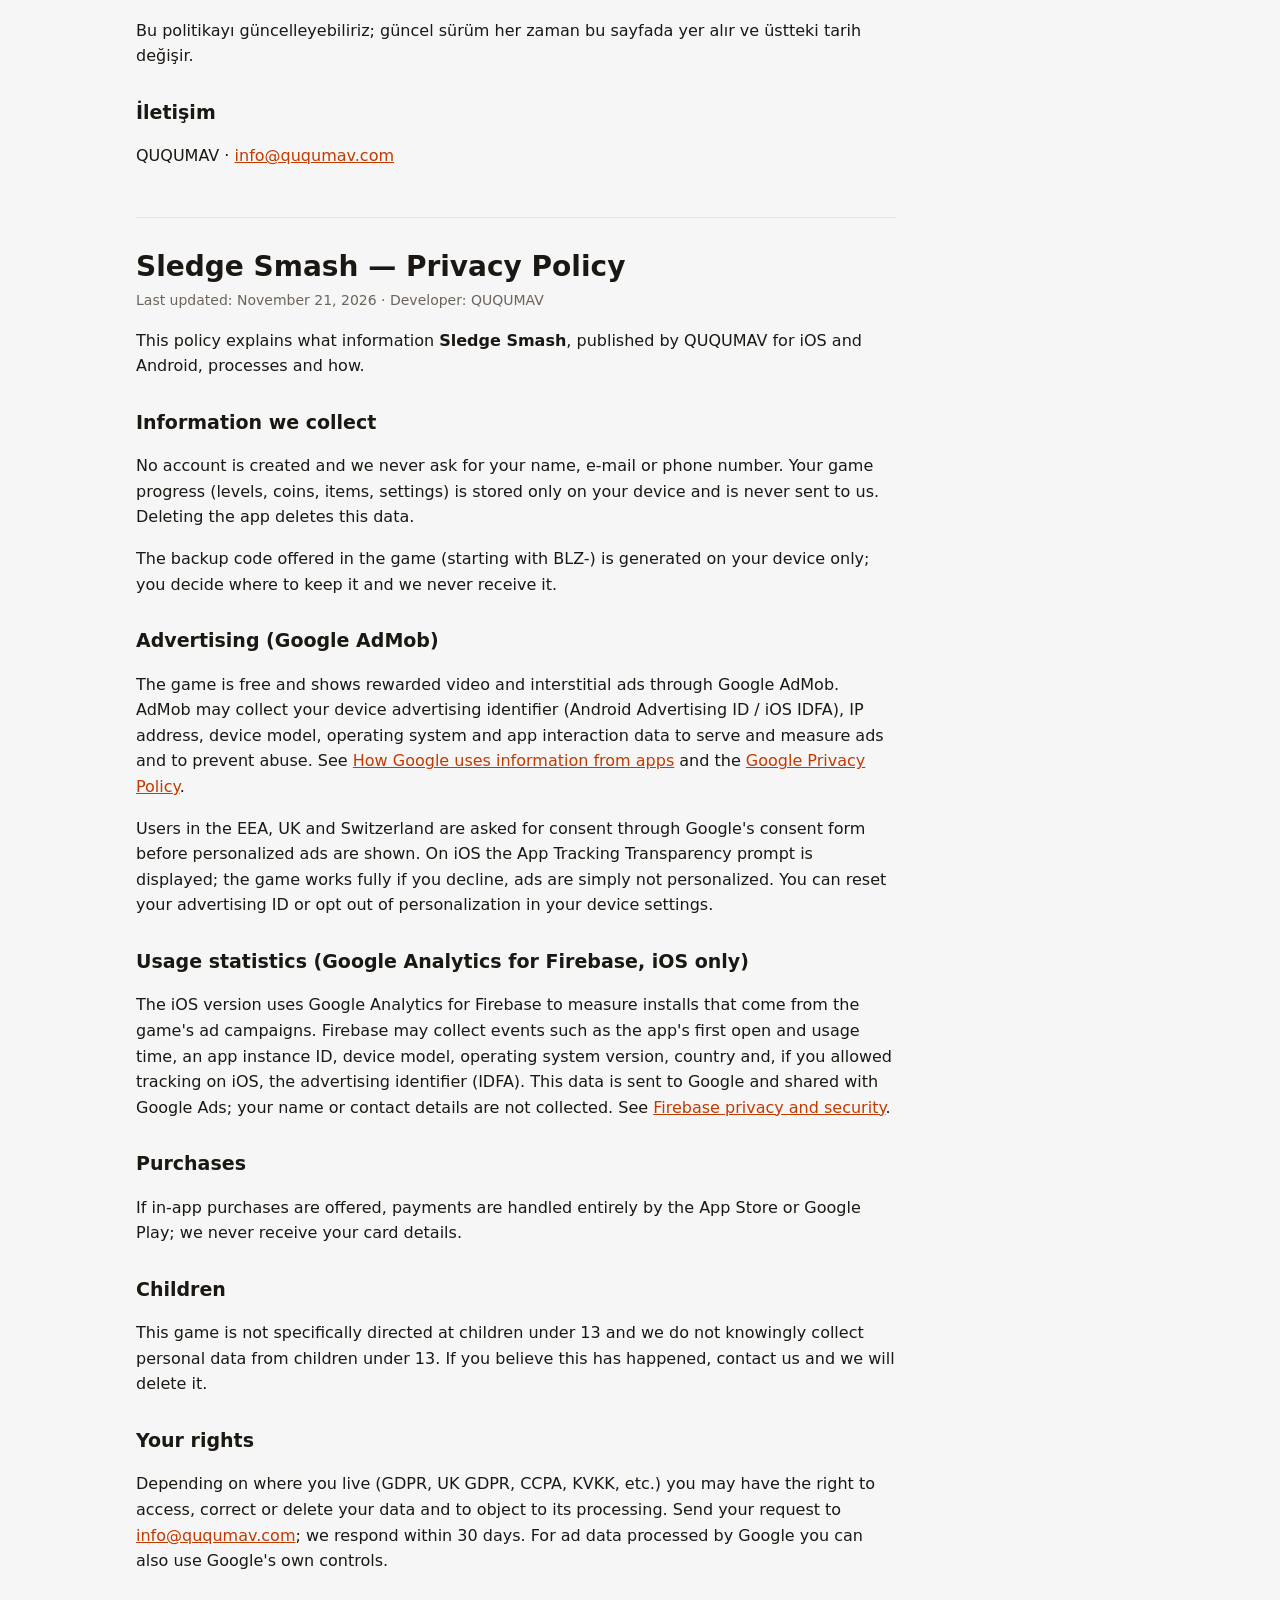
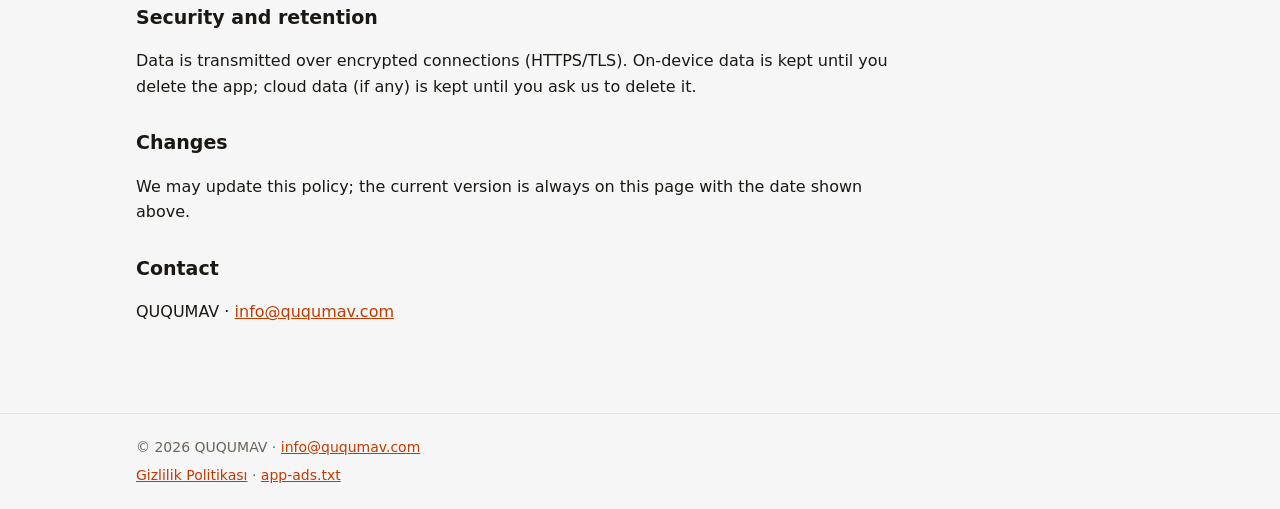
<file: gizlilik/sledge-smash.html>
<!doctype html>
<html lang="tr">
<head>
<meta charset="utf-8">
<meta name="viewport" content="width=device-width,initial-scale=1">
<title>Sledge Smash — Gizlilik Politikası / Privacy Policy</title>
<meta name="description" content="Sledge Smash gizlilik politikası. Sledge Smash privacy policy.">
<link rel="icon" href="../favicon.ico" sizes="any">
<link rel="icon" href="../favicon-32.png" type="image/png" sizes="32x32">
<link rel="apple-touch-icon" href="../apple-touch-icon.png">
<meta name="theme-color" content="#000000">
<link rel="stylesheet" href="../style.css">
</head>
<body>
<header class="top"><div class="wrap">
<a class="brand" href="../index.html"><img src="../img/logo.png" alt="QUQUMAV" width="148" height="60"></a>
<nav><a href="../index.html#oyunlar">Oyunlar</a><a href="../gizlilik/index.html">Gizlilik</a><a href="../en/index.html" lang="en">EN</a></nav>
</div></header>
<main class="wrap">
<article class="doc">
<div class="dochead"><img src="../img/sledge-smash.webp" alt="" width="64" height="64"><div><h1>Sledge Smash — Gizlilik Politikası</h1>
<p class="muted">Son güncelleme: 21 Kasım 2026 · Geliştirici: QUQUMAV · <a href="#en">English ↓</a></p></div></div>
<p>Bu politika, QUQUMAV tarafından iOS ve Android için yayımlanan <b>Sledge Smash</b> oyununun hangi bilgileri nasıl işlediğini açıklar.</p>
<h2>Topladığımız bilgiler</h2>
<p>Oyunda hesap açılmaz; adın, e-postan veya telefon numaran istenmez. Oyun ilerlemen (bölümler, altın, eşyalar, ayarlar) yalnızca kendi cihazında saklanır ve bize gönderilmez. Uygulamayı silersen bu kayıt da silinir.</p>
<p>Oyunun sunduğu yedek kodu (BLZ- ile başlayan) yalnızca cihazında oluşturulur; kodu nereye kaydedeceğine sen karar verirsin, biz bu kodu almayız.</p>
<h2>Reklamlar (Google AdMob)</h2>
<p>Oyun ücretsizdir ve Google AdMob üzerinden ödüllü video ve geçiş reklamları gösterir. AdMob; reklam göstermek, ölçmek ve kötüye kullanımı önlemek için cihaz reklam kimliği (Android Reklam Kimliği / iOS IDFA), IP adresi, cihaz modeli, işletim sistemi ve uygulama etkileşimleri gibi verileri toplayabilir. Ayrıntılar: <a href="https://policies.google.com/technologies/ads">Google reklam teknolojileri</a> ve <a href="https://policies.google.com/privacy">Google Gizlilik Politikası</a>.</p>
<p>Avrupa Ekonomik Alanı, İngiltere ve İsviçre'deki kullanıcılara kişiselleştirilmiş reklam için Google'ın onay formu gösterilir. iOS'ta uygulama takibi izni (App Tracking Transparency) istenir; izin vermesen de oyun tam olarak çalışır, yalnızca reklamlar kişiselleştirilmez. Reklam kimliğini cihaz ayarlarından sıfırlayabilir veya kişiselleştirmeyi kapatabilirsin.</p>
<h2>Kullanım istatistikleri (Google Analytics for Firebase, yalnızca iOS)</h2>
<p>iOS sürümü, oyunun reklam kampanyalarından gelen indirmeleri ölçmek için Google Analytics for Firebase kullanır. Firebase; uygulamanın ilk açılması ve kullanım süresi gibi olayları, uygulama örneği kimliğini, cihaz modelini, işletim sistemi sürümünü, ülke bilgisini ve iOS'ta takip izni verdiysen reklam kimliğini (IDFA) toplayabilir. Bu veriler Google'a gönderilir ve Google Ads ile paylaşılır; adın veya iletişim bilgilerin toplanmaz. Ayrıntılar: <a href="https://firebase.google.com/support/privacy">Firebase gizlilik ve güvenlik</a>.</p>
<h2>Satın alımlar</h2>
<p>Oyunda uygulama içi satın alma sunulursa ödemeler tamamen App Store veya Google Play üzerinden yapılır; kart bilgilerin bize ulaşmaz.</p>
<h2>Çocuklar</h2>
<p>Bu oyun 13 yaş altındaki çocuklara özel olarak yönelik değildir ve 13 yaş altındaki çocuklardan bilerek kişisel veri toplamayız. Böyle bir durumdan haberdar olursan bize yaz, veriyi sileriz.</p>
<h2>Haklarınız</h2>
<p>Bulunduğun ülkenin mevzuatına (KVKK, GDPR, CCPA vb.) göre verilerine erişme, düzeltilmesini veya silinmesini isteme ve işlemeye itiraz etme hakkın vardır. Talebini <a href="mailto:info@ququmav.com">info@ququmav.com</a> adresine gönderebilirsin; en geç 30 gün içinde yanıt veririz. Google'ın işlediği reklam verileri için Google'ın kendi araçlarını da kullanabilirsin.</p>
<h2>Güvenlik ve saklama</h2>
<p>Verilerin şifreli bağlantılar (HTTPS/TLS) üzerinden iletilir. Cihazdaki kayıtlar uygulama silinene kadar, bulut kayıtları (varsa) silme talebine kadar saklanır.</p>
<h2>Değişiklikler</h2>
<p>Bu politikayı güncelleyebiliriz; güncel sürüm her zaman bu sayfada yer alır ve üstteki tarih değişir.</p>
<h2>İletişim</h2>
<p>QUQUMAV · <a href="mailto:info@ququmav.com">info@ququmav.com</a></p>
<hr id="en">
<h1>Sledge Smash — Privacy Policy</h1>
<p class="muted">Last updated: November 21, 2026 · Developer: QUQUMAV</p>
<p>This policy explains what information <b>Sledge Smash</b>, published by QUQUMAV for iOS and Android, processes and how.</p>
<h2>Information we collect</h2>
<p>No account is created and we never ask for your name, e-mail or phone number. Your game progress (levels, coins, items, settings) is stored only on your device and is never sent to us. Deleting the app deletes this data.</p>
<p>The backup code offered in the game (starting with BLZ-) is generated on your device only; you decide where to keep it and we never receive it.</p>
<h2>Advertising (Google AdMob)</h2>
<p>The game is free and shows rewarded video and interstitial ads through Google AdMob. AdMob may collect your device advertising identifier (Android Advertising ID / iOS IDFA), IP address, device model, operating system and app interaction data to serve and measure ads and to prevent abuse. See <a href="https://policies.google.com/technologies/ads">How Google uses information from apps</a> and the <a href="https://policies.google.com/privacy">Google Privacy Policy</a>.</p>
<p>Users in the EEA, UK and Switzerland are asked for consent through Google's consent form before personalized ads are shown. On iOS the App Tracking Transparency prompt is displayed; the game works fully if you decline, ads are simply not personalized. You can reset your advertising ID or opt out of personalization in your device settings.</p>
<h2>Usage statistics (Google Analytics for Firebase, iOS only)</h2>
<p>The iOS version uses Google Analytics for Firebase to measure installs that come from the game's ad campaigns. Firebase may collect events such as the app's first open and usage time, an app instance ID, device model, operating system version, country and, if you allowed tracking on iOS, the advertising identifier (IDFA). This data is sent to Google and shared with Google Ads; your name or contact details are not collected. See <a href="https://firebase.google.com/support/privacy">Firebase privacy and security</a>.</p>
<h2>Purchases</h2>
<p>If in-app purchases are offered, payments are handled entirely by the App Store or Google Play; we never receive your card details.</p>
<h2>Children</h2>
<p>This game is not specifically directed at children under 13 and we do not knowingly collect personal data from children under 13. If you believe this has happened, contact us and we will delete it.</p>
<h2>Your rights</h2>
<p>Depending on where you live (GDPR, UK GDPR, CCPA, KVKK, etc.) you may have the right to access, correct or delete your data and to object to its processing. Send your request to <a href="mailto:info@ququmav.com">info@ququmav.com</a>; we respond within 30 days. For ad data processed by Google you can also use Google's own controls.</p>
<h2>Security and retention</h2>
<p>Data is transmitted over encrypted connections (HTTPS/TLS). On-device data is kept until you delete the app; cloud data (if any) is kept until you ask us to delete it.</p>
<h2>Changes</h2>
<p>We may update this policy; the current version is always on this page with the date shown above.</p>
<h2>Contact</h2>
<p>QUQUMAV · <a href="mailto:info@ququmav.com">info@ququmav.com</a></p>
</article>
</main>
<footer class="foot"><div class="wrap">
<p>© 2026 QUQUMAV · <a href="mailto:info@ququmav.com">info@ququmav.com</a></p>
<p><a href="../gizlilik/index.html">Gizlilik Politikası</a> · <a href="../app-ads.txt">app-ads.txt</a></p>
</div></footer>
</body>
</html>
</file>
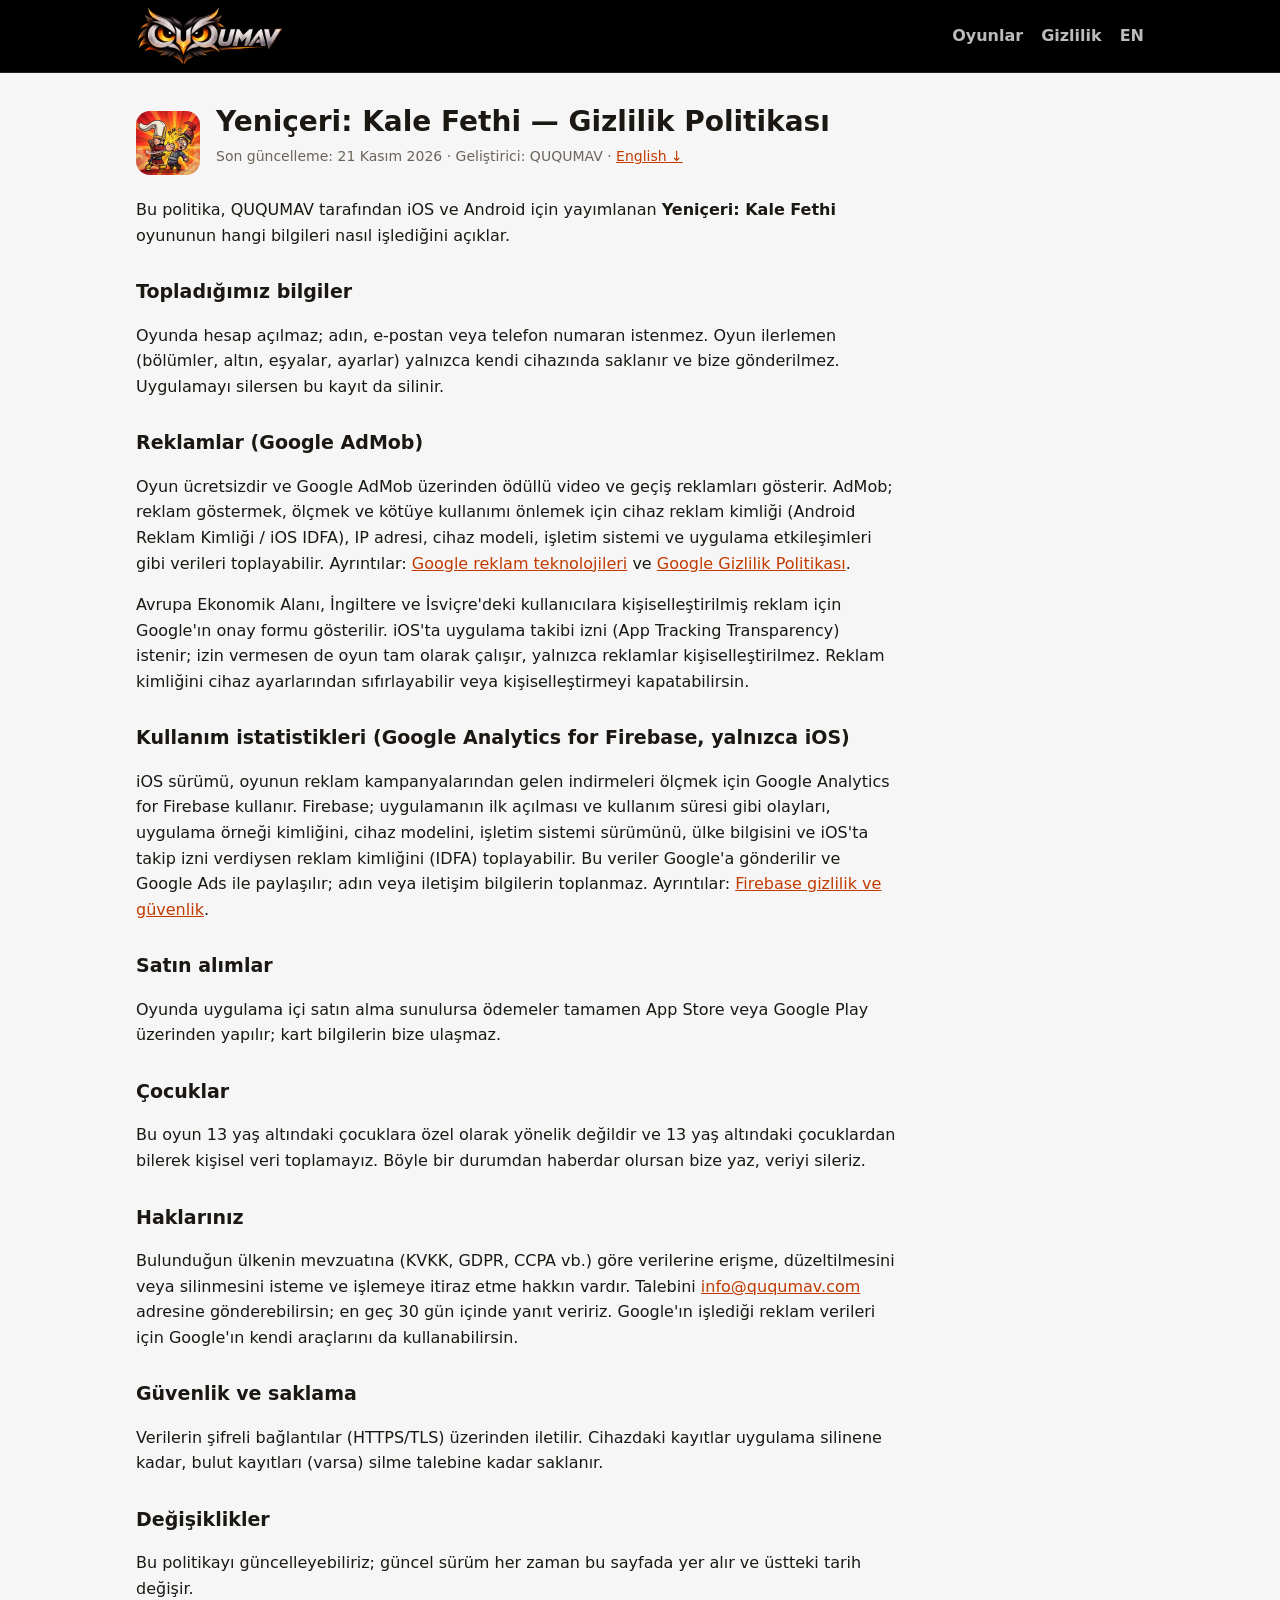
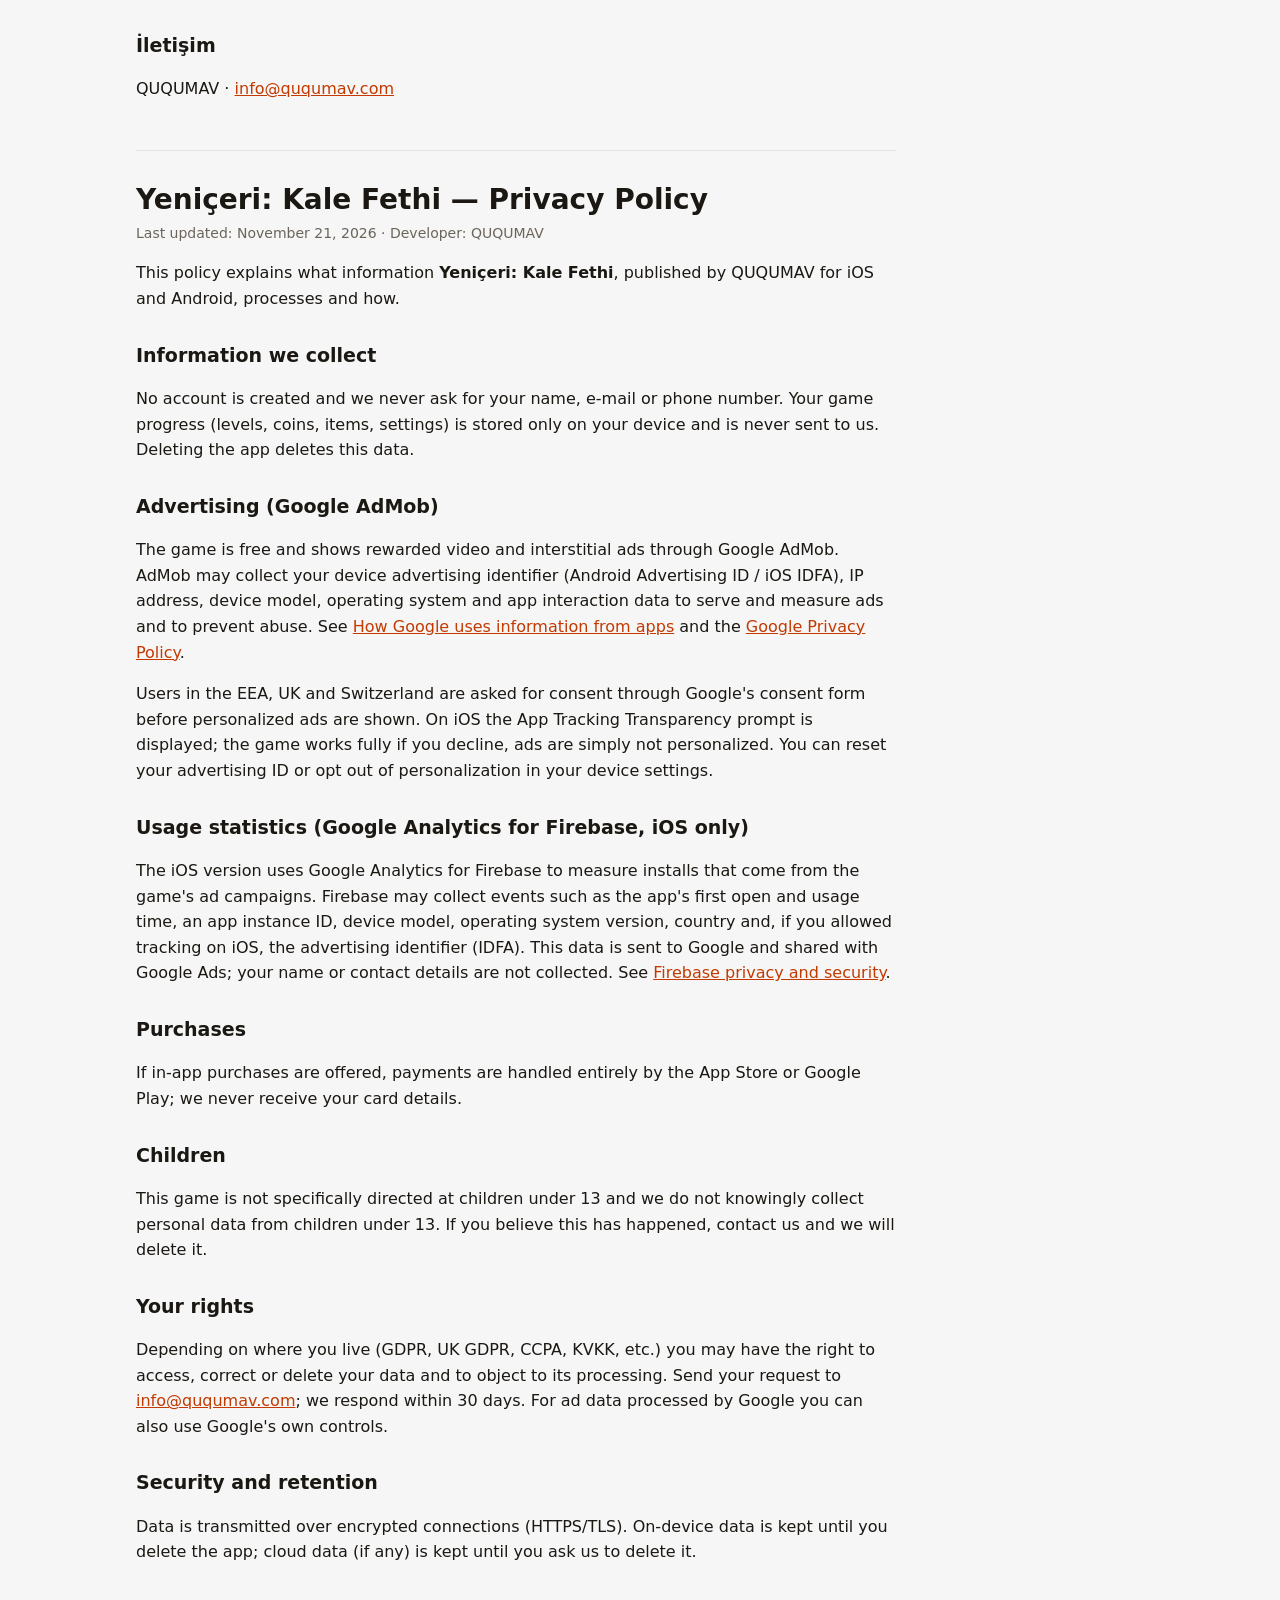
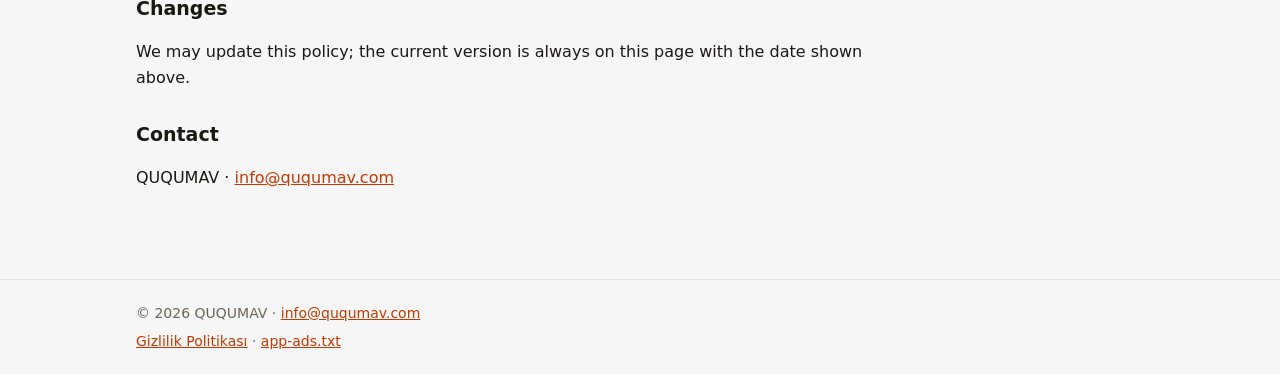
<file: gizlilik/yeniceri.html>
<!doctype html>
<html lang="tr">
<head>
<meta charset="utf-8">
<meta name="viewport" content="width=device-width,initial-scale=1">
<title>Yeniçeri: Kale Fethi — Gizlilik Politikası / Privacy Policy</title>
<meta name="description" content="Yeniçeri: Kale Fethi gizlilik politikası. Yeniçeri: Kale Fethi privacy policy.">
<link rel="icon" href="../favicon.ico" sizes="any">
<link rel="icon" href="../favicon-32.png" type="image/png" sizes="32x32">
<link rel="apple-touch-icon" href="../apple-touch-icon.png">
<meta name="theme-color" content="#000000">
<link rel="stylesheet" href="../style.css">
</head>
<body>
<header class="top"><div class="wrap">
<a class="brand" href="../index.html"><img src="../img/logo.png" alt="QUQUMAV" width="148" height="60"></a>
<nav><a href="../index.html#oyunlar">Oyunlar</a><a href="../gizlilik/index.html">Gizlilik</a><a href="../en/index.html" lang="en">EN</a></nav>
</div></header>
<main class="wrap">
<article class="doc">
<div class="dochead"><img src="../img/yeniceri.webp" alt="" width="64" height="64"><div><h1>Yeniçeri: Kale Fethi — Gizlilik Politikası</h1>
<p class="muted">Son güncelleme: 21 Kasım 2026 · Geliştirici: QUQUMAV · <a href="#en">English ↓</a></p></div></div>
<p>Bu politika, QUQUMAV tarafından iOS ve Android için yayımlanan <b>Yeniçeri: Kale Fethi</b> oyununun hangi bilgileri nasıl işlediğini açıklar.</p>
<h2>Topladığımız bilgiler</h2>
<p>Oyunda hesap açılmaz; adın, e-postan veya telefon numaran istenmez. Oyun ilerlemen (bölümler, altın, eşyalar, ayarlar) yalnızca kendi cihazında saklanır ve bize gönderilmez. Uygulamayı silersen bu kayıt da silinir.</p>
<h2>Reklamlar (Google AdMob)</h2>
<p>Oyun ücretsizdir ve Google AdMob üzerinden ödüllü video ve geçiş reklamları gösterir. AdMob; reklam göstermek, ölçmek ve kötüye kullanımı önlemek için cihaz reklam kimliği (Android Reklam Kimliği / iOS IDFA), IP adresi, cihaz modeli, işletim sistemi ve uygulama etkileşimleri gibi verileri toplayabilir. Ayrıntılar: <a href="https://policies.google.com/technologies/ads">Google reklam teknolojileri</a> ve <a href="https://policies.google.com/privacy">Google Gizlilik Politikası</a>.</p>
<p>Avrupa Ekonomik Alanı, İngiltere ve İsviçre'deki kullanıcılara kişiselleştirilmiş reklam için Google'ın onay formu gösterilir. iOS'ta uygulama takibi izni (App Tracking Transparency) istenir; izin vermesen de oyun tam olarak çalışır, yalnızca reklamlar kişiselleştirilmez. Reklam kimliğini cihaz ayarlarından sıfırlayabilir veya kişiselleştirmeyi kapatabilirsin.</p>
<h2>Kullanım istatistikleri (Google Analytics for Firebase, yalnızca iOS)</h2>
<p>iOS sürümü, oyunun reklam kampanyalarından gelen indirmeleri ölçmek için Google Analytics for Firebase kullanır. Firebase; uygulamanın ilk açılması ve kullanım süresi gibi olayları, uygulama örneği kimliğini, cihaz modelini, işletim sistemi sürümünü, ülke bilgisini ve iOS'ta takip izni verdiysen reklam kimliğini (IDFA) toplayabilir. Bu veriler Google'a gönderilir ve Google Ads ile paylaşılır; adın veya iletişim bilgilerin toplanmaz. Ayrıntılar: <a href="https://firebase.google.com/support/privacy">Firebase gizlilik ve güvenlik</a>.</p>
<h2>Satın alımlar</h2>
<p>Oyunda uygulama içi satın alma sunulursa ödemeler tamamen App Store veya Google Play üzerinden yapılır; kart bilgilerin bize ulaşmaz.</p>
<h2>Çocuklar</h2>
<p>Bu oyun 13 yaş altındaki çocuklara özel olarak yönelik değildir ve 13 yaş altındaki çocuklardan bilerek kişisel veri toplamayız. Böyle bir durumdan haberdar olursan bize yaz, veriyi sileriz.</p>
<h2>Haklarınız</h2>
<p>Bulunduğun ülkenin mevzuatına (KVKK, GDPR, CCPA vb.) göre verilerine erişme, düzeltilmesini veya silinmesini isteme ve işlemeye itiraz etme hakkın vardır. Talebini <a href="mailto:info@ququmav.com">info@ququmav.com</a> adresine gönderebilirsin; en geç 30 gün içinde yanıt veririz. Google'ın işlediği reklam verileri için Google'ın kendi araçlarını da kullanabilirsin.</p>
<h2>Güvenlik ve saklama</h2>
<p>Verilerin şifreli bağlantılar (HTTPS/TLS) üzerinden iletilir. Cihazdaki kayıtlar uygulama silinene kadar, bulut kayıtları (varsa) silme talebine kadar saklanır.</p>
<h2>Değişiklikler</h2>
<p>Bu politikayı güncelleyebiliriz; güncel sürüm her zaman bu sayfada yer alır ve üstteki tarih değişir.</p>
<h2>İletişim</h2>
<p>QUQUMAV · <a href="mailto:info@ququmav.com">info@ququmav.com</a></p>
<hr id="en">
<h1>Yeniçeri: Kale Fethi — Privacy Policy</h1>
<p class="muted">Last updated: November 21, 2026 · Developer: QUQUMAV</p>
<p>This policy explains what information <b>Yeniçeri: Kale Fethi</b>, published by QUQUMAV for iOS and Android, processes and how.</p>
<h2>Information we collect</h2>
<p>No account is created and we never ask for your name, e-mail or phone number. Your game progress (levels, coins, items, settings) is stored only on your device and is never sent to us. Deleting the app deletes this data.</p>
<h2>Advertising (Google AdMob)</h2>
<p>The game is free and shows rewarded video and interstitial ads through Google AdMob. AdMob may collect your device advertising identifier (Android Advertising ID / iOS IDFA), IP address, device model, operating system and app interaction data to serve and measure ads and to prevent abuse. See <a href="https://policies.google.com/technologies/ads">How Google uses information from apps</a> and the <a href="https://policies.google.com/privacy">Google Privacy Policy</a>.</p>
<p>Users in the EEA, UK and Switzerland are asked for consent through Google's consent form before personalized ads are shown. On iOS the App Tracking Transparency prompt is displayed; the game works fully if you decline, ads are simply not personalized. You can reset your advertising ID or opt out of personalization in your device settings.</p>
<h2>Usage statistics (Google Analytics for Firebase, iOS only)</h2>
<p>The iOS version uses Google Analytics for Firebase to measure installs that come from the game's ad campaigns. Firebase may collect events such as the app's first open and usage time, an app instance ID, device model, operating system version, country and, if you allowed tracking on iOS, the advertising identifier (IDFA). This data is sent to Google and shared with Google Ads; your name or contact details are not collected. See <a href="https://firebase.google.com/support/privacy">Firebase privacy and security</a>.</p>
<h2>Purchases</h2>
<p>If in-app purchases are offered, payments are handled entirely by the App Store or Google Play; we never receive your card details.</p>
<h2>Children</h2>
<p>This game is not specifically directed at children under 13 and we do not knowingly collect personal data from children under 13. If you believe this has happened, contact us and we will delete it.</p>
<h2>Your rights</h2>
<p>Depending on where you live (GDPR, UK GDPR, CCPA, KVKK, etc.) you may have the right to access, correct or delete your data and to object to its processing. Send your request to <a href="mailto:info@ququmav.com">info@ququmav.com</a>; we respond within 30 days. For ad data processed by Google you can also use Google's own controls.</p>
<h2>Security and retention</h2>
<p>Data is transmitted over encrypted connections (HTTPS/TLS). On-device data is kept until you delete the app; cloud data (if any) is kept until you ask us to delete it.</p>
<h2>Changes</h2>
<p>We may update this policy; the current version is always on this page with the date shown above.</p>
<h2>Contact</h2>
<p>QUQUMAV · <a href="mailto:info@ququmav.com">info@ququmav.com</a></p>
</article>
</main>
<footer class="foot"><div class="wrap">
<p>© 2026 QUQUMAV · <a href="mailto:info@ququmav.com">info@ququmav.com</a></p>
<p><a href="../gizlilik/index.html">Gizlilik Politikası</a> · <a href="../app-ads.txt">app-ads.txt</a></p>
</div></footer>
</body>
</html>
</file>
<file: style.css>
:root{--bg:#f6f6f6;--surface:#fff;--text:#1b1813;--muted:#6b645a;--line:#e2e2e2;--brand:#ff4d0a;--link:#c23a00}
@media (prefers-color-scheme:dark){:root{--bg:#0b0b0b;--surface:#161616;--text:#f0f0f0;--muted:#a0a0a0;--line:#2a2a2a;--brand:#ff4d0a;--link:#ff7a45}}
*{box-sizing:border-box}
html{-webkit-text-size-adjust:100%}
body{margin:0;background:var(--bg);color:var(--text);font:16px/1.6 system-ui,-apple-system,"Segoe UI",Roboto,sans-serif}
a{color:var(--link)}
img{max-width:100%}
.wrap{max-width:1040px;margin:0 auto;padding:0 16px}
.top{background:#000;border-bottom:1px solid #222}
.top .wrap{display:flex;align-items:center;justify-content:space-between;gap:12px;min-height:72px;flex-wrap:wrap}
.brand{display:flex;align-items:center}
.brand img{display:block;height:60px;width:auto}
nav{display:flex;gap:18px}
nav a{color:#bbb;text-decoration:none;font-weight:600}
nav a:hover{color:#ff4d0a}
.hero{padding:64px 0 40px}
.hero h1{font-size:clamp(32px,6vw,56px);line-height:1.05;margin:0 0 16px;letter-spacing:-.02em}
.hero p{font-size:18px;color:var(--muted);max-width:620px;margin:0}
h2{font-size:24px;margin:40px 0 16px}
.grid{display:grid;grid-template-columns:repeat(auto-fill,minmax(300px,1fr));gap:16px}
.card{display:flex;gap:16px;padding:18px;background:var(--surface);border:1px solid var(--line);border-top:4px solid var(--accent);border-radius:16px}
.card .icon{width:96px;height:96px;border-radius:22px;flex:none;object-fit:cover}
.card h3{margin:0;font-size:19px}
.card p{margin:6px 0;font-size:15px}
.genre{color:var(--muted);font-size:13px!important;font-weight:600;text-transform:uppercase;letter-spacing:.05em}
.meta{display:flex;flex-wrap:wrap;gap:6px}
.meta span{font-size:12px;padding:2px 8px;border:1px solid var(--line);border-radius:99px;color:var(--muted)}
.link{display:inline-block;margin-top:4px;font-weight:600;font-size:14px}
.about{padding-bottom:24px}
.doc{max-width:760px;padding:32px 0 24px}
.doc h1{font-size:28px;line-height:1.2;margin:0 0 6px}
.doc h2{font-size:19px;margin:28px 0 8px}
.dochead{display:flex;gap:16px;align-items:center;margin-bottom:16px}
.dochead img{border-radius:14px;flex:none}
.muted{color:var(--muted);font-size:14px;margin-top:0}
hr{border:0;border-top:1px solid var(--line);margin:48px 0 32px}
.tablewrap{overflow-x:auto}
table{border-collapse:collapse;width:100%;font-size:15px}
th,td{text-align:left;padding:8px 10px;border-bottom:1px solid var(--line)}
th{color:var(--muted);font-weight:600}
.foot{border-top:1px solid var(--line);margin-top:48px;padding:16px 0;color:var(--muted);font-size:14px}
.foot p{margin:6px 0}
@media (max-width:420px){.card{flex-direction:column}.grid{grid-template-columns:1fr}}
.meta a{font-size:12px;padding:2px 8px;border:1px solid var(--link);border-radius:99px;color:var(--link);text-decoration:none;font-weight:600}
.meta a:hover{background:var(--link);color:#fff}
</file>
